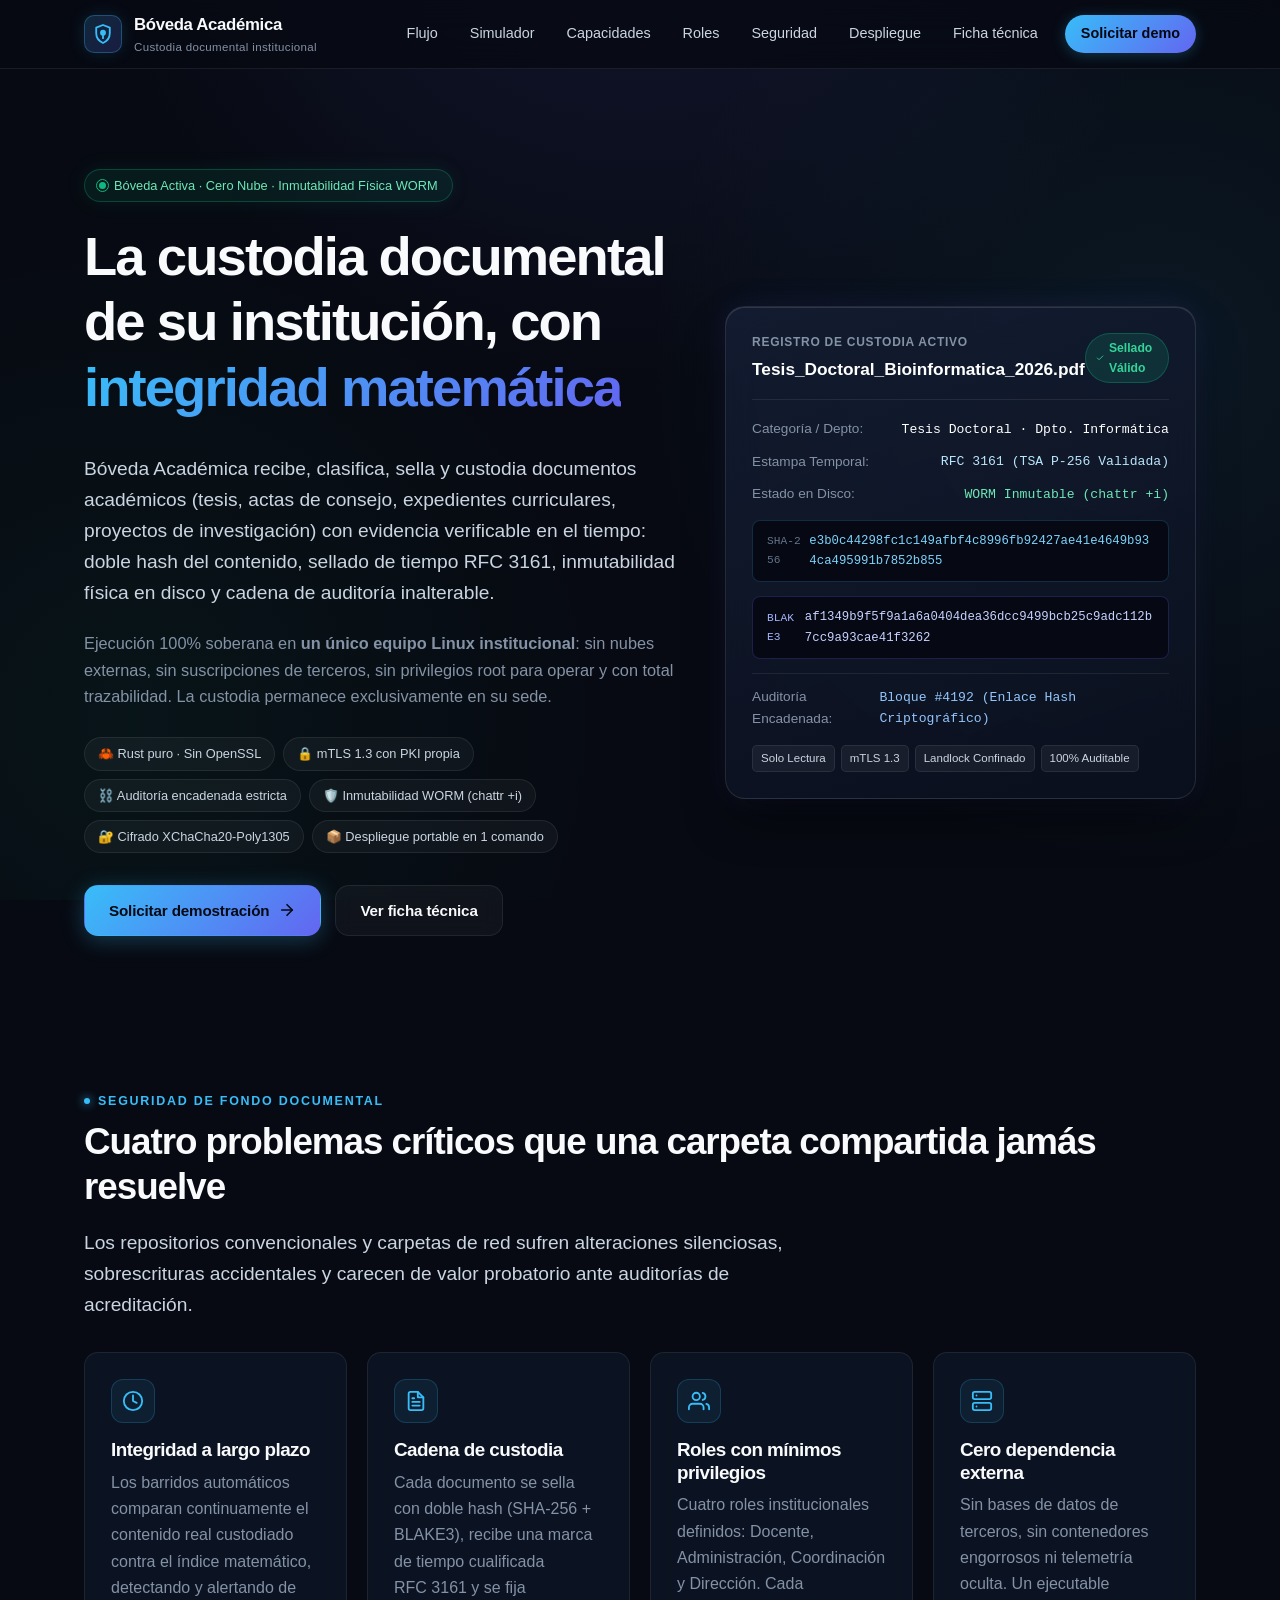
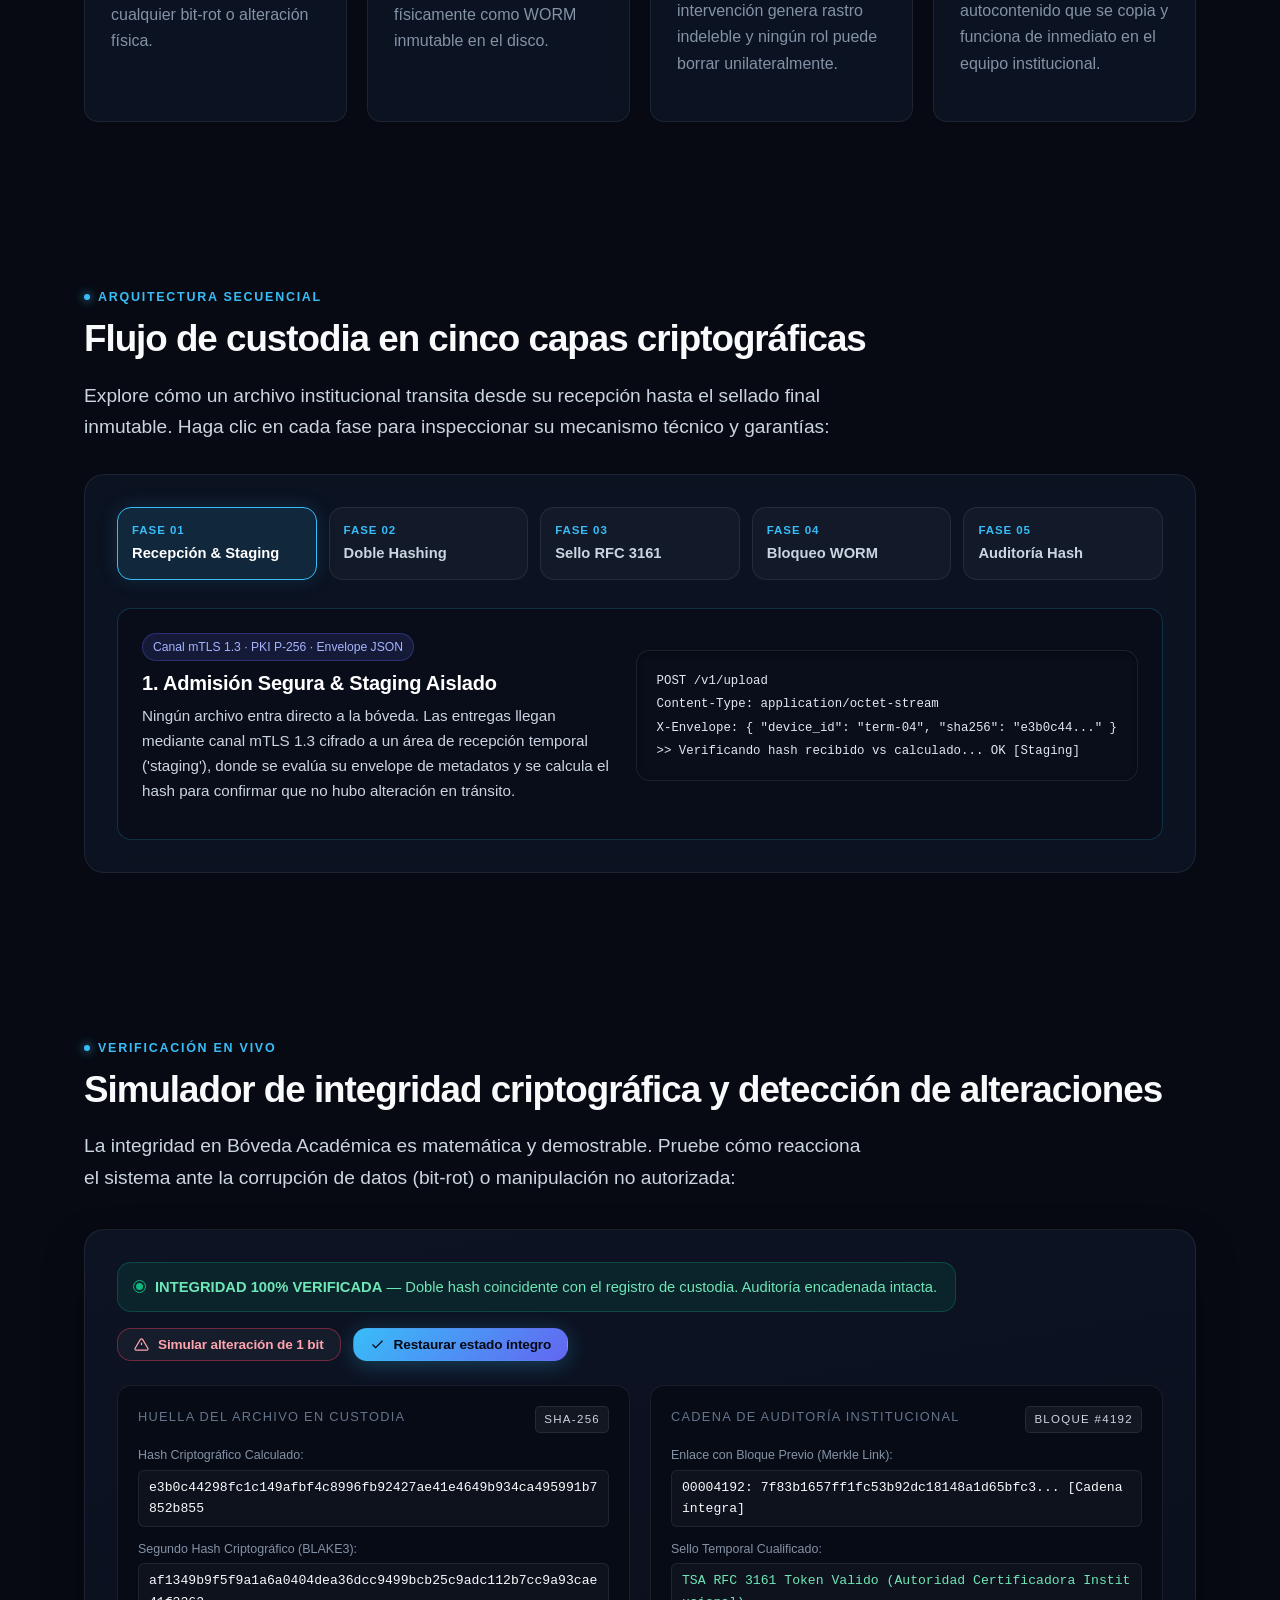
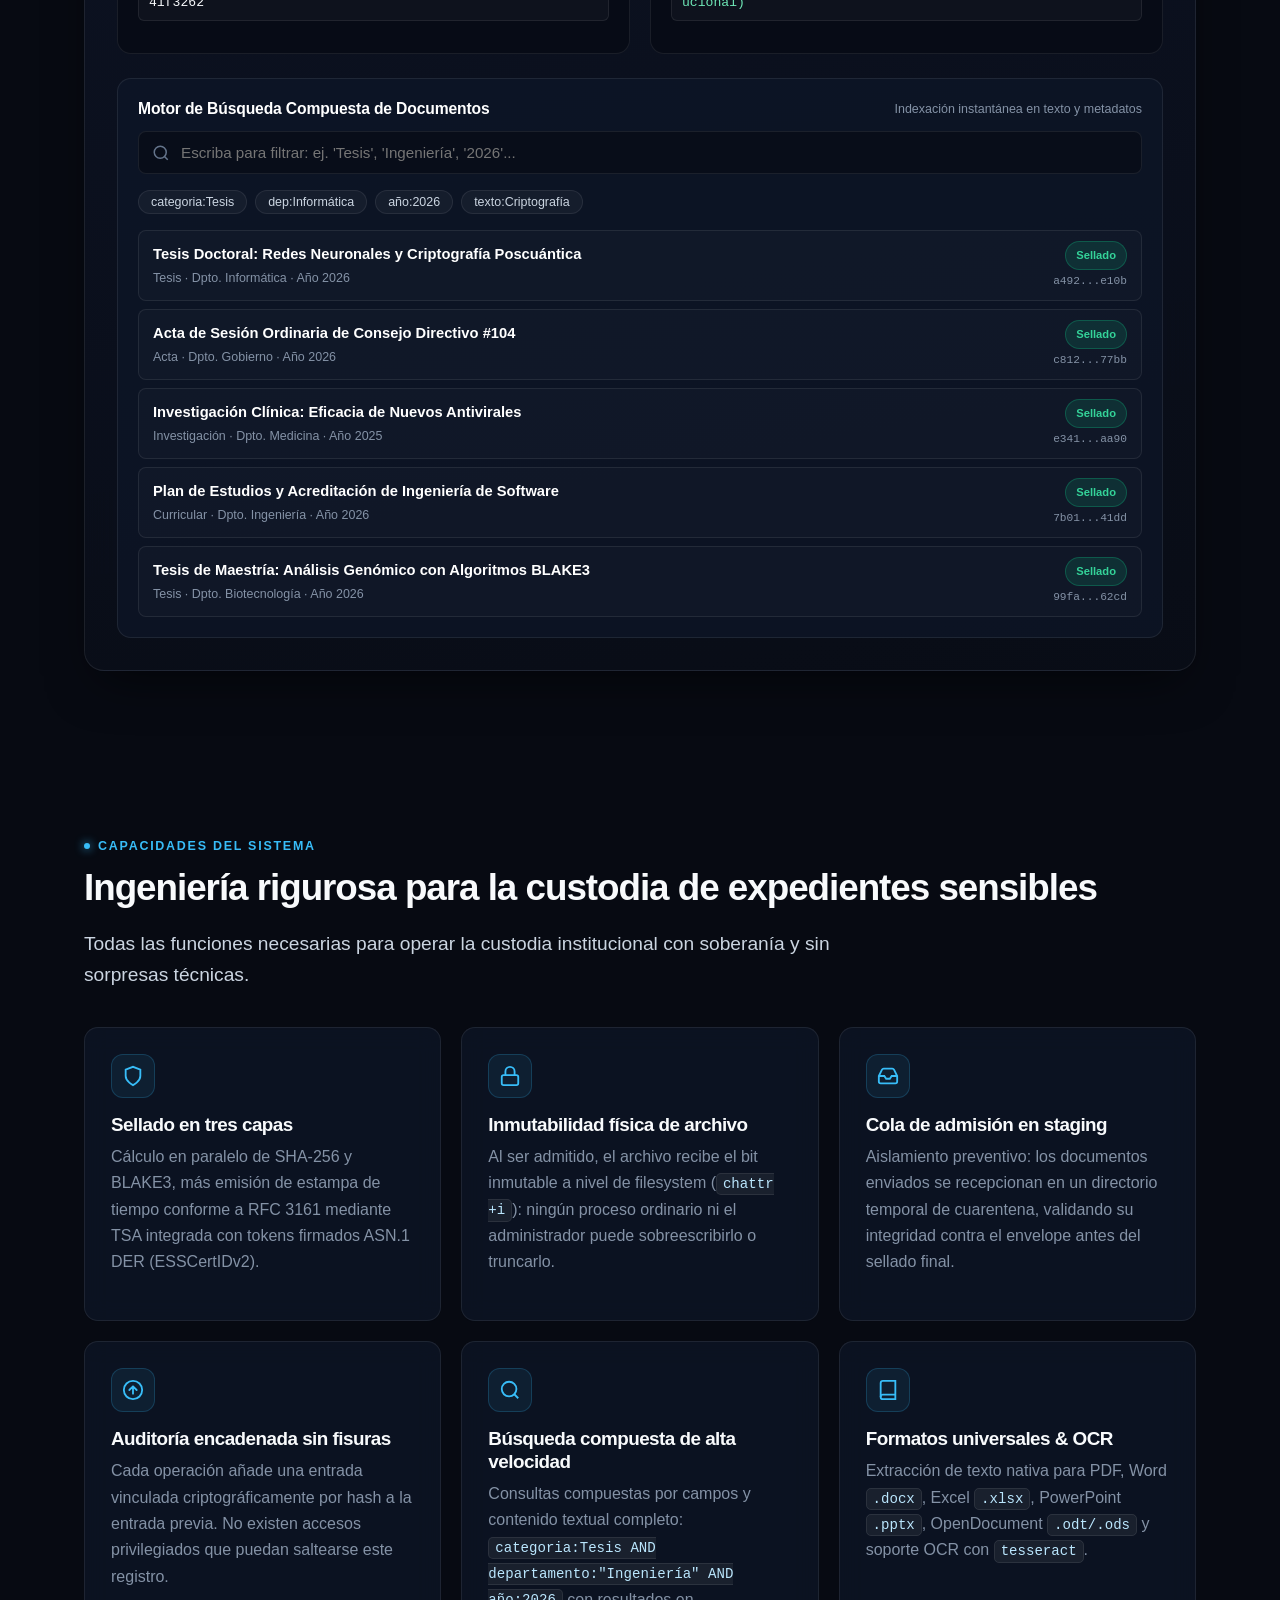
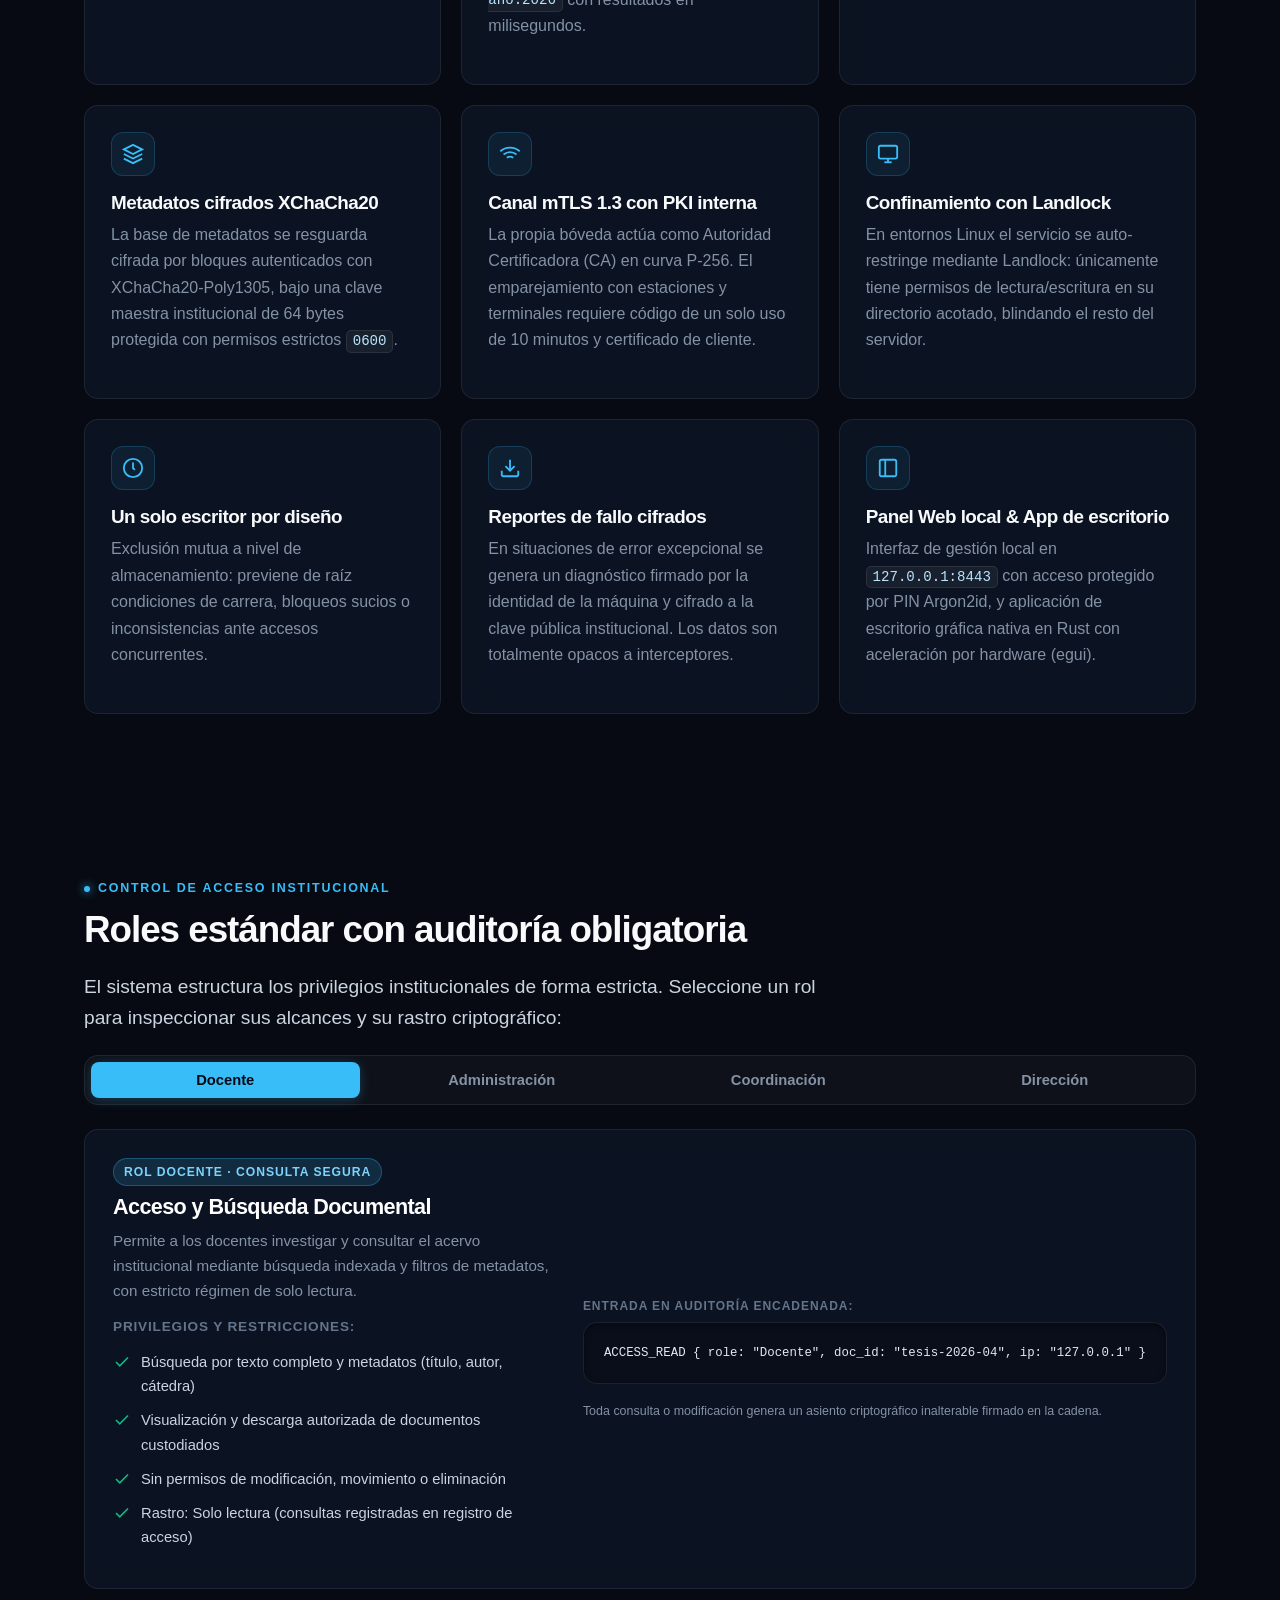
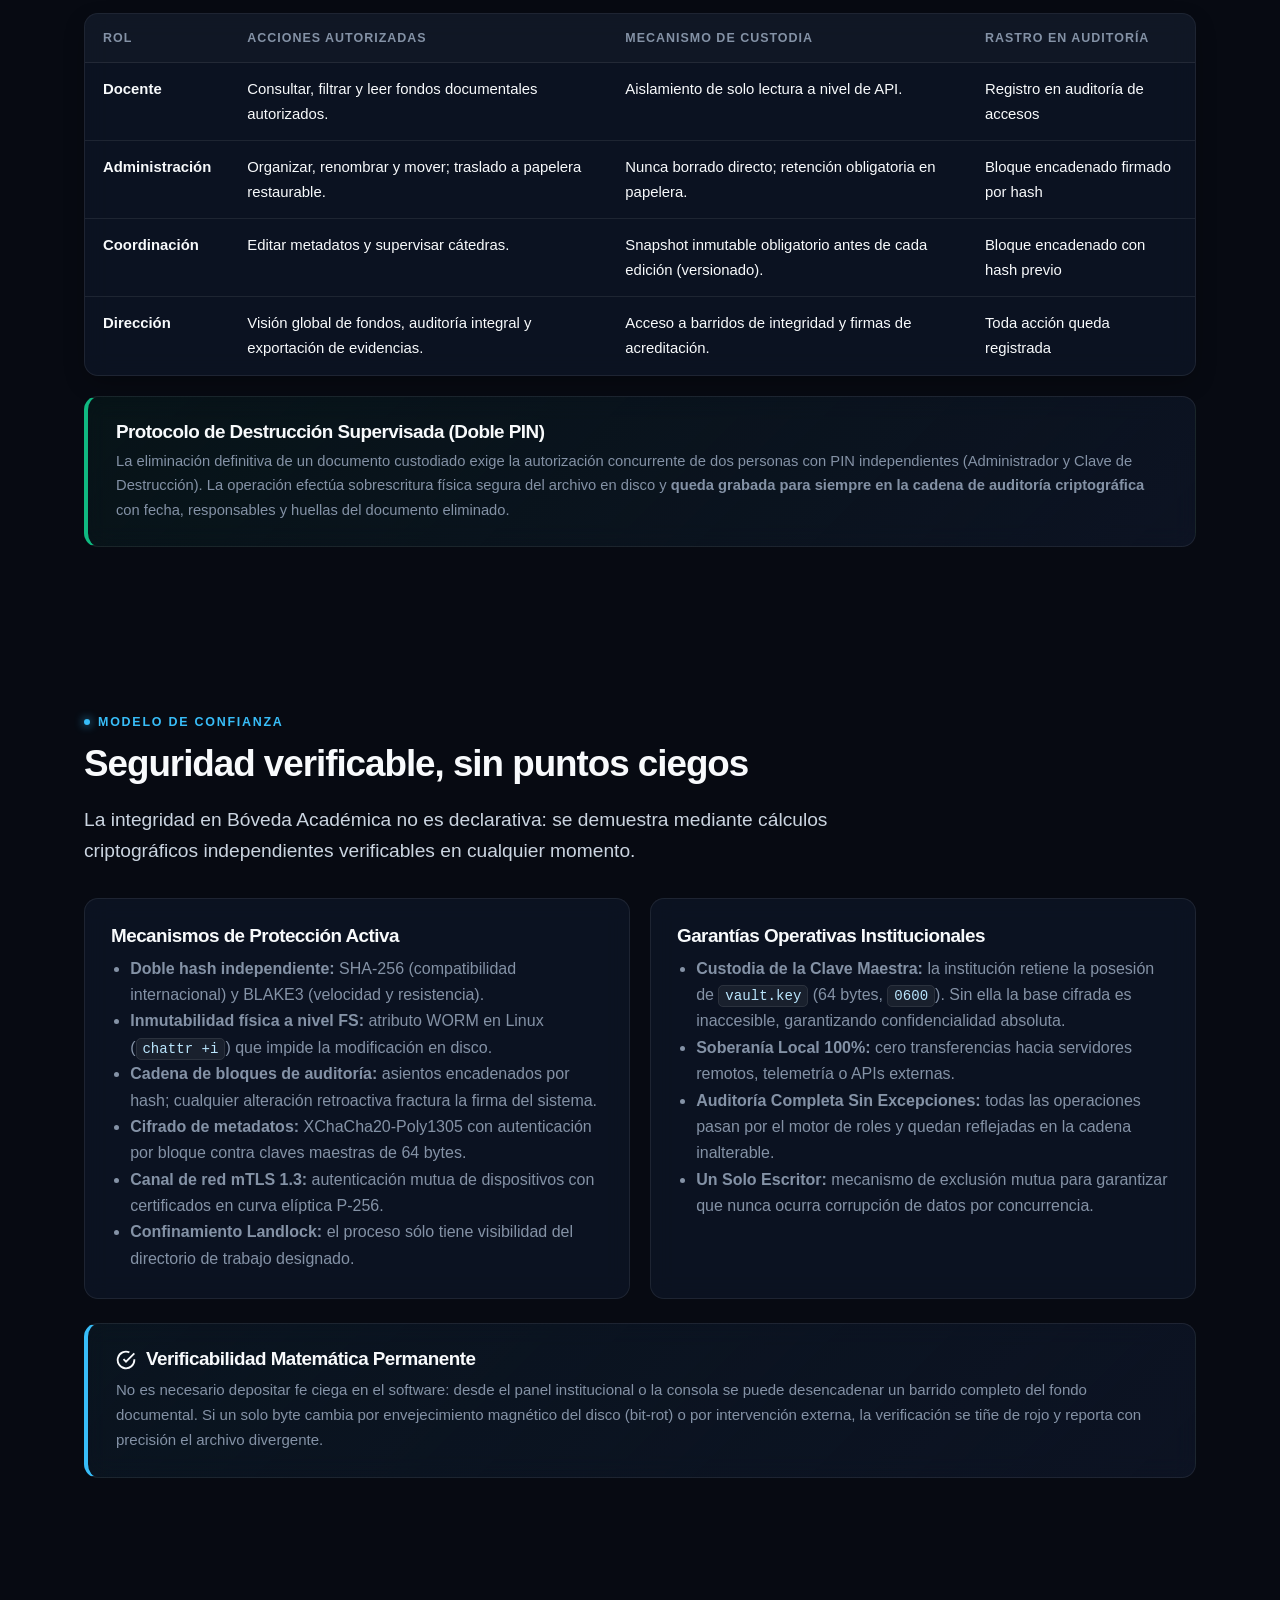
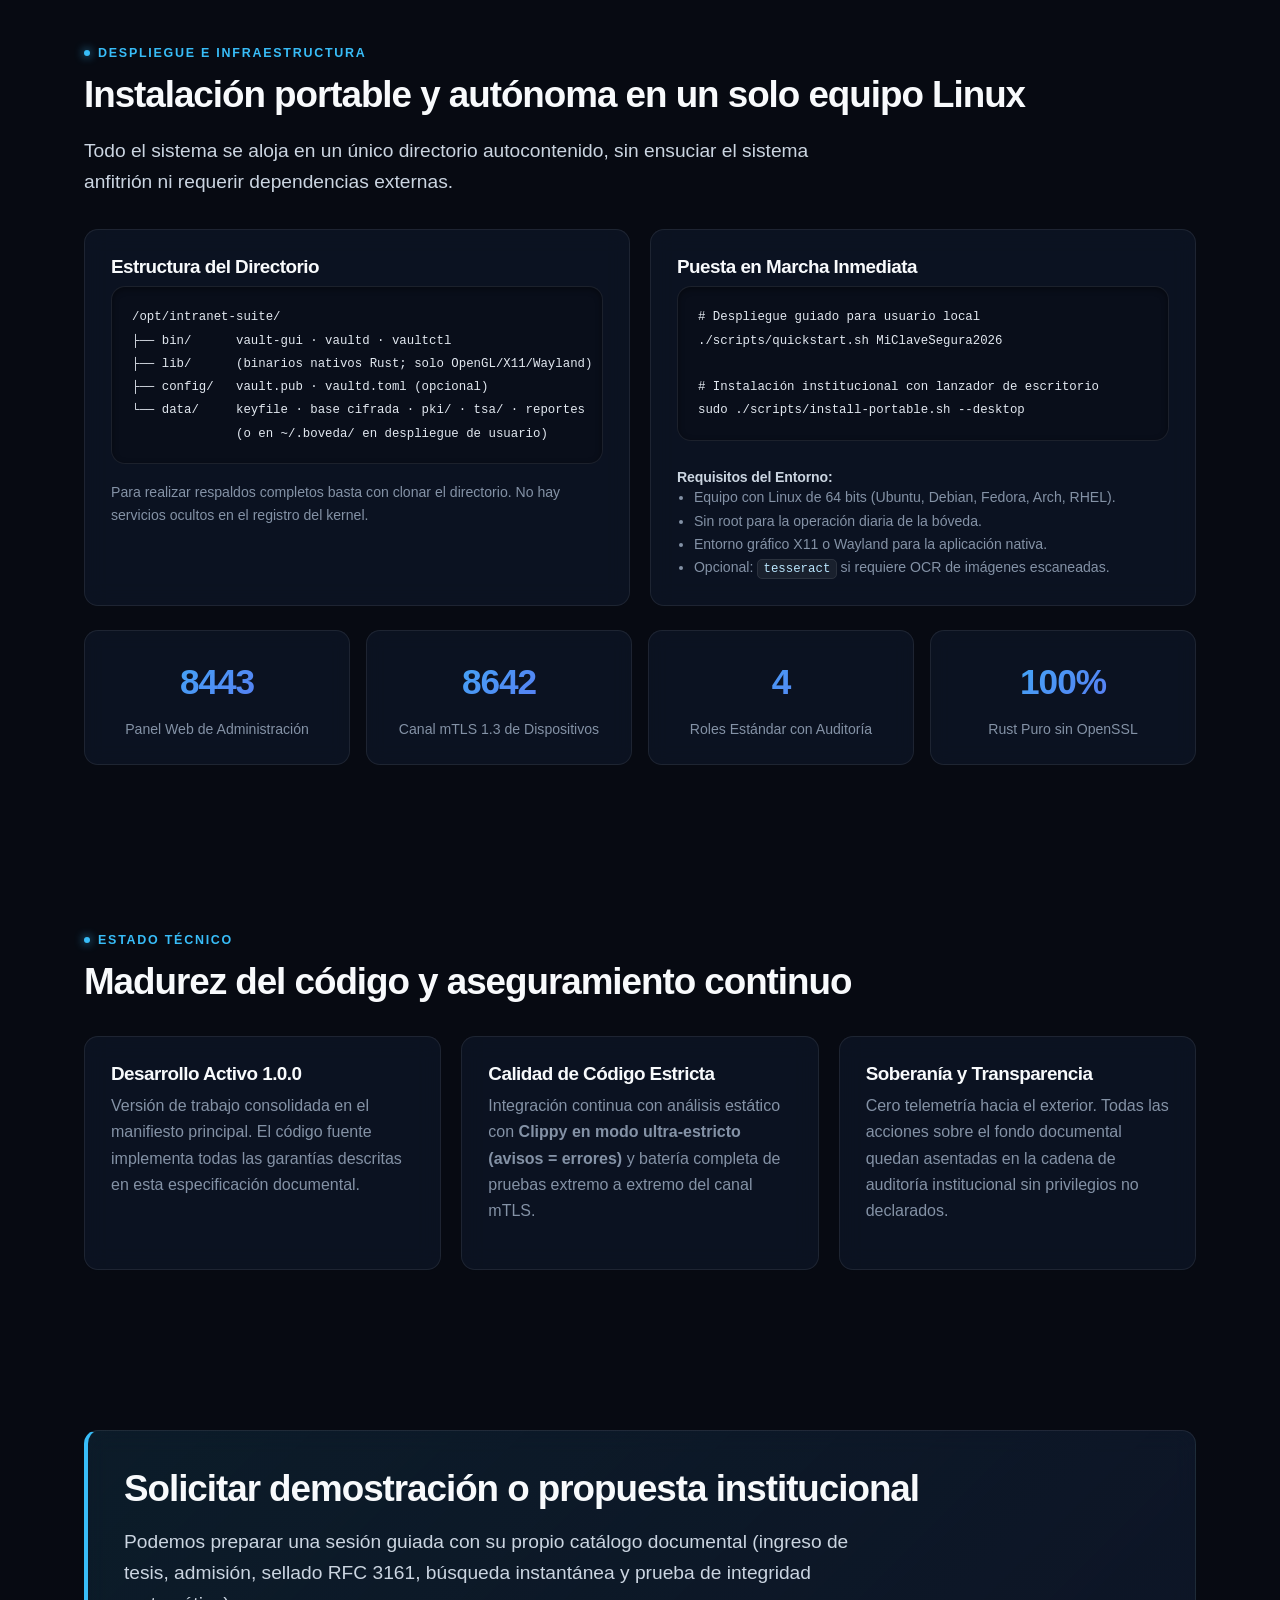
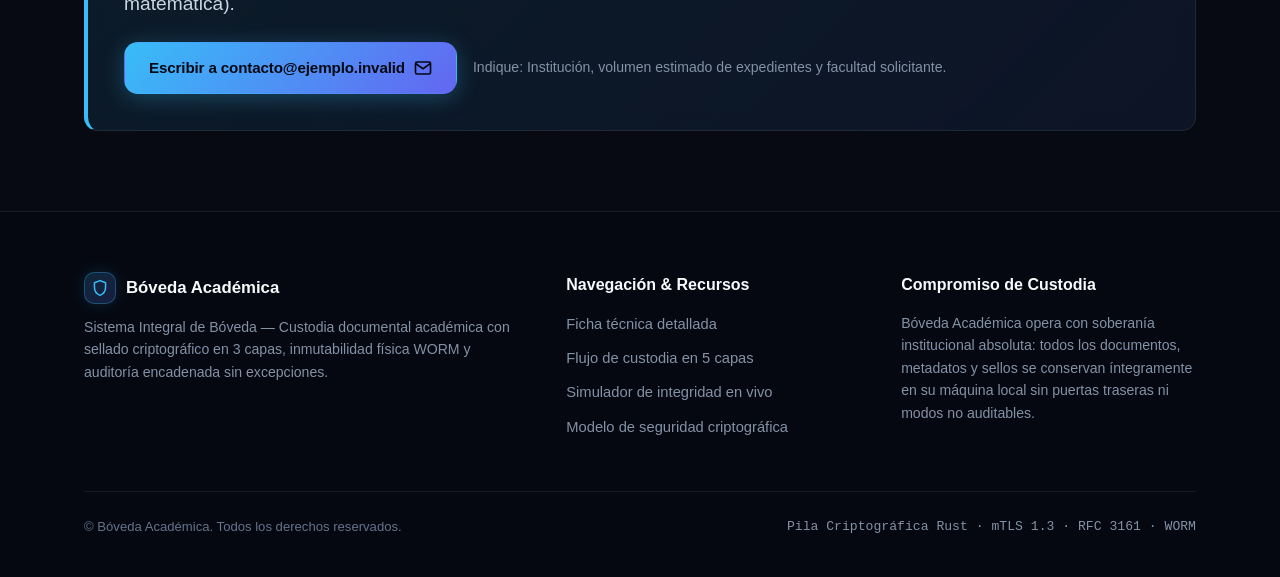
<file: docs/index.html>
<!DOCTYPE html>
<html lang="es">
<head>
<meta charset="utf-8">
<meta name="viewport" content="width=device-width, initial-scale=1">
<title>Bóveda Académica — Custodia Documental Institucional con Sellado Criptográfico</title>
<meta name="description" content="Sistema integral de bóveda documental académica: sellado SHA-256 + BLAKE3 + RFC 3161, inmutabilidad física WORM, auditoría encadenada y canal mTLS. Se ejecuta en un solo equipo Linux, sin servidores externos.">
<link rel="icon" href="data:image/svg+xml,<svg xmlns='http://www.w3.org/2000/svg' viewBox='0 0 24 24' fill='%2338bdf8'><path d='M12 2.2 4.6 5.1v6.2c0 4.6 3 8.6 7.4 10.5 4.4-1.9 7.4-5.9 7.4-10.5V5.1L12 2.2Z'/></svg>">
<link rel="stylesheet" href="estilos.css">
<script defer src="interactivo.js"></script>
</head>
<body>

<!-- ===================== ENCABEZADO / NAVEGACIÓN ===================== -->
<header class="top">
  <div class="wrap">
    <a class="brand" href="index.html" aria-label="Bóveda Académica Inicio">
      <div class="brand-icon-wrap">
        <svg width="22" height="22" viewBox="0 0 24 24" fill="none" stroke="#38bdf8" stroke-width="2" stroke-linecap="round" stroke-linejoin="round" aria-hidden="true">
          <path d="M12 2.2 4.6 5.1v6.2c0 4.6 3 8.6 7.4 10.5 4.4-1.9 7.4-5.9 7.4-10.5V5.1L12 2.2Z"/>
          <circle cx="12" cy="10.5" r="2.2" fill="#38bdf8"/>
          <path d="M12 12.7v3.8"/>
        </svg>
      </div>
      <div class="brand-title">
        <span>Bóveda Académica</span>
        <span class="brand-sub">Custodia documental institucional</span>
      </div>
    </a>

    <button class="mobile-toggle" aria-label="Abrir menú de navegación" aria-expanded="false">
      <svg width="24" height="24" viewBox="0 0 24 24" fill="none" stroke="currentColor" stroke-width="2" stroke-linecap="round" stroke-linejoin="round">
        <line x1="3" y1="12" x2="21" y2="12"></line>
        <line x1="3" y1="6" x2="21" y2="6"></line>
        <line x1="3" y1="18" x2="21" y2="18"></line>
      </svg>
    </button>

    <nav class="nav" aria-label="Navegación principal">
      <a href="#flujo">Flujo</a>
      <a href="#simulador">Simulador</a>
      <a href="#capacidades">Capacidades</a>
      <a href="#roles">Roles</a>
      <a href="#seguridad">Seguridad</a>
      <a href="#despliegue">Despliegue</a>
      <a href="ficha-tecnica.html">Ficha técnica</a>
      <a class="nav-cta" href="#contacto">Solicitar demo</a>
    </nav>
  </div>
</header>

<!-- ===================== HERO SECTION ===================== -->
<section class="hero">
  <div class="wrap hero-grid">
    <div class="hero-content">
      <div class="status-badge">
        <span class="pulse-dot"></span>
        <span>Bóveda Activa · Cero Nube · Inmutabilidad Física WORM</span>
      </div>
      
      <h1>La custodia documental de su institución, con <span class="text-gradient">integridad matemática</span></h1>
      
      <p class="lead">
        Bóveda Académica recibe, clasifica, sella y custodia documentos académicos (tesis, actas de consejo, expedientes curriculares, proyectos de investigación) con evidencia verificable en el tiempo: doble hash del contenido, sellado de tiempo RFC&nbsp;3161, inmutabilidad física en disco y cadena de auditoría inalterable.
      </p>

      <p class="lead" style="font-size:1.02rem;color:var(--text-muted);">
        Ejecución 100% soberana en <strong>un único equipo Linux institucional</strong>: sin nubes externas, sin suscripciones de terceros, sin privilegios root para operar y con total trazabilidad. La custodia permanece exclusivamente en su sede.
      </p>

      <ul class="badges-row">
        <li class="badge">🦀 Rust puro · Sin OpenSSL</li>
        <li class="badge">🔒 mTLS 1.3 con PKI propia</li>
        <li class="badge">⛓️ Auditoría encadenada estricta</li>
        <li class="badge">🛡️ Inmutabilidad WORM (chattr +i)</li>
        <li class="badge">🔐 Cifrado XChaCha20-Poly1305</li>
        <li class="badge">📦 Despliegue portable en 1 comando</li>
      </ul>

      <div class="actions">
        <a class="btn btn-primary" href="#contacto">
          <span>Solicitar demostración</span>
          <svg width="18" height="18" viewBox="0 0 24 24" fill="none" stroke="currentColor" stroke-width="2.2" stroke-linecap="round" stroke-linejoin="round">
            <line x1="5" y1="12" x2="19" y2="12"></line>
            <polyline points="12 5 19 12 12 19"></polyline>
          </svg>
        </a>
        <a class="btn btn-ghost" href="ficha-tecnica.html">
          <span>Ver ficha técnica</span>
        </a>
      </div>
    </div>

    <!-- Hero Visual Preview: Certificado Interactivo -->
    <div class="hero-visual">
      <div class="security-card-preview">
        <div class="card-header-status">
          <div>
            <div style="font-size:0.75rem;text-transform:uppercase;color:var(--text-muted);font-weight:600;letter-spacing:0.06em;">Registro de Custodia Activo</div>
            <div style="font-size:1.08rem;font-weight:700;color:#fff;margin-top:2px;">Tesis_Doctoral_Bioinformatica_2026.pdf</div>
          </div>
          <span class="badge-verified">
            <svg width="14" height="14" viewBox="0 0 24 24" fill="none" stroke="currentColor" stroke-width="2.5" stroke-linecap="round" stroke-linejoin="round">
              <polyline points="20 6 9 17 4 12"></polyline>
            </svg>
            Sellado Válido
          </span>
        </div>

        <div class="cert-meta-item">
          <span class="cert-meta-label">Categoría / Depto:</span>
          <span class="cert-meta-val" style="color:#fff;">Tesis Doctoral · Dpto. Informática</span>
        </div>
        <div class="cert-meta-item">
          <span class="cert-meta-label">Estampa Temporal:</span>
          <span class="cert-meta-val">RFC 3161 (TSA P-256 Validada)</span>
        </div>
        <div class="cert-meta-item">
          <span class="cert-meta-label">Estado en Disco:</span>
          <span class="cert-meta-val" style="color:#6ee7b7;">WORM Inmutable (chattr +i)</span>
        </div>

        <div class="hash-pill">
          <span class="lbl">SHA-256</span>
          <span>e3b0c44298fc1c149afbf4c8996fb92427ae41e4649b934ca495991b7852b855</span>
        </div>

        <div class="hash-pill" style="border-color:rgba(99, 102, 241, 0.25);">
          <span class="lbl" style="color:#a5b4fc;">BLAKE3</span>
          <span style="color:#c7d2fe;">af1349b9f5f9a1a6a0404dea36dcc9499bcb25c9adc112b7cc9a93cae41f3262</span>
        </div>

        <div class="cert-meta-item" style="margin-top:14px;border-top:1px solid var(--border);padding-top:12px;">
          <span class="cert-meta-label">Auditoría Encadenada:</span>
          <span class="cert-meta-val" style="color:#93c5fd;">Bloque #4192 (Enlace Hash Criptográfico)</span>
        </div>

        <div class="card-tags">
          <span class="mini-tag">Solo Lectura</span>
          <span class="mini-tag">mTLS 1.3</span>
          <span class="mini-tag">Landlock Confinado</span>
          <span class="mini-tag">100% Auditable</span>
        </div>
      </div>
    </div>
  </div>
</section>

<!-- ===================== PROBLEMA & VALOR ===================== -->
<section id="problema" class="reveal-on-scroll">
  <div class="wrap">
    <p class="eyebrow">Seguridad de fondo documental</p>
    <h2>Cuatro problemas críticos que una carpeta compartida jamás resuelve</h2>
    <p class="lead" style="max-width:70ch;">
      Los repositorios convencionales y carpetas de red sufren alteraciones silenciosas, sobrescrituras accidentales y carecen de valor probatorio ante auditorías de acreditación.
    </p>

    <div class="grid grid-4" style="margin-top:32px;">
      <article class="card">
        <div class="card-icon">
          <svg width="22" height="22" viewBox="0 0 24 24" fill="none" stroke="currentColor" stroke-width="2" stroke-linecap="round" stroke-linejoin="round">
            <circle cx="12" cy="12" r="10"></circle>
            <polyline points="12 6 12 12 16 14"></polyline>
          </svg>
        </div>
        <h3>Integridad a largo plazo</h3>
        <p class="mut">Los barridos automáticos comparan continuamente el contenido real custodiado contra el índice matemático, detectando y alertando de cualquier bit-rot o alteración física.</p>
      </article>

      <article class="card">
        <div class="card-icon">
          <svg width="22" height="22" viewBox="0 0 24 24" fill="none" stroke="currentColor" stroke-width="2" stroke-linecap="round" stroke-linejoin="round">
            <path d="M14 2H6a2 2 0 0 0-2 2v16a2 2 0 0 0 2 2h12a2 2 0 0 0 2-2V8z"></path>
            <polyline points="14 2 14 8 20 8"></polyline>
            <line x1="16" y1="13" x2="8" y2="13"></line>
            <line x1="16" y1="17" x2="8" y2="17"></line>
            <polyline points="10 9 9 9 8 9"></polyline>
          </svg>
        </div>
        <h3>Cadena de custodia</h3>
        <p class="mut">Cada documento se sella con doble hash (SHA-256 + BLAKE3), recibe una marca de tiempo cualificada RFC&nbsp;3161 y se fija físicamente como WORM inmutable en el disco.</p>
      </article>

      <article class="card">
        <div class="card-icon">
          <svg width="22" height="22" viewBox="0 0 24 24" fill="none" stroke="currentColor" stroke-width="2" stroke-linecap="round" stroke-linejoin="round">
            <path d="M17 21v-2a4 4 0 0 0-4-4H5a4 4 0 0 0-4 4v2"></path>
            <circle cx="9" cy="7" r="4"></circle>
            <path d="M23 21v-2a4 4 0 0 0-3-3.87"></path>
            <path d="M16 3.13a4 4 0 0 1 0 7.75"></path>
          </svg>
        </div>
        <h3>Roles con mínimos privilegios</h3>
        <p class="mut">Cuatro roles institucionales definidos: Docente, Administración, Coordinación y Dirección. Cada intervención genera rastro indeleble y ningún rol puede borrar unilateralmente.</p>
      </article>

      <article class="card">
        <div class="card-icon">
          <svg width="22" height="22" viewBox="0 0 24 24" fill="none" stroke="currentColor" stroke-width="2" stroke-linecap="round" stroke-linejoin="round">
            <rect x="2" y="2" width="20" height="8" rx="2" ry="2"></rect>
            <rect x="2" y="14" width="20" height="8" rx="2" ry="2"></rect>
            <line x1="6" y1="6" x2="6.01" y2="6"></line>
            <line x1="6" y1="18" x2="6.01" y2="18"></line>
          </svg>
        </div>
        <h3>Cero dependencia externa</h3>
        <p class="mut">Sin bases de datos de terceros, sin contenedores engorrosos ni telemetría oculta. Un ejecutable autocontenido que se copia y funciona de inmediato en el equipo institucional.</p>
      </article>
    </div>
  </div>
</section>

<!-- ===================== FLUJO INTERACTIVO DE CUSTODIA ===================== -->
<section id="flujo" class="reveal-on-scroll">
  <div class="wrap">
    <p class="eyebrow">Arquitectura secuencial</p>
    <h2>Flujo de custodia en cinco capas criptográficas</h2>
    <p class="lead" style="max-width:72ch;">
      Explore cómo un archivo institucional transita desde su recepción hasta el sellado final inmutable. Haga clic en cada fase para inspeccionar su mecanismo técnico y garantías:
    </p>

    <div class="pipeline-container">
      <div class="pipeline-steps">
        <button class="pipeline-step-btn active" data-step="1">
          <span class="step-num">Fase 01</span>
          <span class="step-name">Recepción &amp; Staging</span>
        </button>
        <button class="pipeline-step-btn" data-step="2">
          <span class="step-num">Fase 02</span>
          <span class="step-name">Doble Hashing</span>
        </button>
        <button class="pipeline-step-btn" data-step="3">
          <span class="step-num">Fase 03</span>
          <span class="step-name">Sello RFC 3161</span>
        </button>
        <button class="pipeline-step-btn" data-step="4">
          <span class="step-num">Fase 04</span>
          <span class="step-name">Bloqueo WORM</span>
        </button>
        <button class="pipeline-step-btn" data-step="5">
          <span class="step-num">Fase 05</span>
          <span class="step-name">Auditoría Hash</span>
        </button>
      </div>

      <div class="pipeline-detail-box">
        <div class="pipeline-detail-content">
          <span id="pipeline-detail-tech" class="pipeline-tech-tag">Canal mTLS 1.3 · PKI P-256 · Envelope JSON</span>
          <h4 id="pipeline-detail-title" style="margin-top:10px;">1. Admisión Segura &amp; Staging Aislado</h4>
          <p id="pipeline-detail-desc">
            Ningún archivo entra directo a la bóveda. Las entregas llegan mediante canal mTLS 1.3 cifrado a un área de recepción temporal ('staging'), donde se evalúa su envelope de metadatos y se calcula el hash para confirmar que no hubo alteración en tránsito.
          </p>
        </div>
        <div class="code-box">
          <pre><code id="pipeline-detail-code">POST /v1/upload
Content-Type: application/octet-stream
X-Envelope: { "device_id": "term-04", "sha256": "e3b0c44..." }
>> Verificando hash recibido vs calculado... OK [Staging]</code></pre>
        </div>
      </div>
    </div>
  </div>
</section>

<!-- ===================== SIMULADOR INTERACTIVO ===================== -->
<section id="simulador" class="reveal-on-scroll">
  <div class="wrap">
    <p class="eyebrow">Verificación en vivo</p>
    <h2>Simulador de integridad criptográfica y detección de alteraciones</h2>
    <p class="lead" style="max-width:74ch;">
      La integridad en Bóveda Académica es matemática y demostrable. Pruebe cómo reacciona el sistema ante la corrupción de datos (bit-rot) o manipulación no autorizada:
    </p>

    <div class="simulator-box">
      <div class="sim-header">
        <div id="sim-status" class="sim-status-banner">
          <span class="pulse-dot"></span>
          <span id="sim-status-text"><strong>INTEGRIDAD 100% VERIFICADA</strong> — Doble hash coincidente con el registro de custodia. Auditoría encadenada intacta.</span>
        </div>
        <div class="sim-actions">
          <button id="sim-btn-tamper" class="btn btn-ghost" style="padding:8px 16px;font-size:0.85rem;border-color:rgba(244,63,94,0.4);color:#fda4af;">
            <svg width="15" height="15" viewBox="0 0 24 24" fill="none" stroke="currentColor" stroke-width="2"><path d="M10.29 3.86L1.82 18a2 2 0 0 0 1.71 3h16.94a2 2 0 0 0 1.71-3L13.71 3.86a2 2 0 0 0-3.42 0z"></path><line x1="12" y1="9" x2="12" y2="13"></line><line x1="12" y1="17" x2="12.01" y2="17"></line></svg>
            Simular alteración de 1 bit
          </button>
          <button id="sim-btn-restore" class="btn btn-primary" style="padding:8px 16px;font-size:0.85rem;">
            <svg width="15" height="15" viewBox="0 0 24 24" fill="none" stroke="currentColor" stroke-width="2"><path d="M20 6L9 17l-5-5"></path></svg>
            Restaurar estado íntegro
          </button>
        </div>
      </div>

      <div class="sim-grid">
        <div class="sim-pane">
          <div class="sim-pane-title">
            <span>Huella del Archivo en Custodia</span>
            <span class="mini-tag">SHA-256</span>
          </div>
          <div class="sim-row">
            <span class="sim-label">Hash Criptográfico Calculado:</span>
            <span id="sim-val-sha" class="sim-val">e3b0c44298fc1c149afbf4c8996fb92427ae41e4649b934ca495991b7852b855</span>
          </div>
          <div class="sim-row">
            <span class="sim-label">Segundo Hash Criptográfico (BLAKE3):</span>
            <span id="sim-val-blake" class="sim-val">af1349b9f5f9a1a6a0404dea36dcc9499bcb25c9adc112b7cc9a93cae41f3262</span>
          </div>
        </div>

        <div class="sim-pane">
          <div class="sim-pane-title">
            <span>Cadena de Auditoría Institucional</span>
            <span class="mini-tag">Bloque #4192</span>
          </div>
          <div class="sim-row">
            <span class="sim-label">Enlace con Bloque Previo (Merkle Link):</span>
            <span id="sim-val-chain" class="sim-val">00004192: 7f83b1657ff1fc53b92dc18148a1d65bfc3... [Cadena íntegra]</span>
          </div>
          <div class="sim-row">
            <span class="sim-label">Sello Temporal Cualificado:</span>
            <span class="sim-val" style="color:#6ee7b7;">TSA RFC 3161 Token Valido (Autoridad Certificadora Institucional)</span>
          </div>
        </div>
      </div>

      <!-- Simulador de Búsqueda Rápida Integrado -->
      <div class="search-demo-box">
        <div style="display:flex;justify-content:space-between;align-items:center;margin-bottom:12px;">
          <h4 style="margin:0;font-size:0.98rem;color:#fff;">Motor de Búsqueda Compuesta de Documentos</h4>
          <span class="mut" style="font-size:0.78rem;">Indexación instantánea en texto y metadatos</span>
        </div>
        <div class="search-input-wrap">
          <svg class="search-icon-pos" width="18" height="18" viewBox="0 0 24 24" fill="none" stroke="currentColor" stroke-width="2">
            <circle cx="11" cy="11" r="8"></circle>
            <line x1="21" y1="21" x2="16.65" y2="16.65"></line>
          </svg>
          <input type="text" id="search-demo-input" class="search-input" placeholder="Escriba para filtrar: ej. 'Tesis', 'Ingeniería', '2026'...">
        </div>
        <div class="search-pills">
          <button class="search-pill-btn" data-query="categoria:Tesis">categoria:Tesis</button>
          <button class="search-pill-btn" data-query="departamento:Informática">dep:Informática</button>
          <button class="search-pill-btn" data-query="año:2026">año:2026</button>
          <button class="search-pill-btn" data-query="texto:Criptografía">texto:Criptografía</button>
        </div>
        <div id="search-results" class="search-results-list">
          <!-- Renderizado dinámicamente por interactivo.js -->
        </div>
      </div>
    </div>
  </div>
</section>

<!-- ===================== CAPACIDADES COMPLETAS ===================== -->
<section id="capacidades" class="reveal-on-scroll">
  <div class="wrap">
    <p class="eyebrow">Capacidades del sistema</p>
    <h2>Ingeniería rigurosa para la custodia de expedientes sensibles</h2>
    <p class="lead" style="max-width:70ch;">
      Todas las funciones necesarias para operar la custodia institucional con soberanía y sin sorpresas técnicas.
    </p>

    <div class="grid grid-3" style="margin-top:36px;">
      <article class="card">
        <div class="card-icon">
          <svg width="22" height="22" viewBox="0 0 24 24" fill="none" stroke="currentColor" stroke-width="2"><path d="M12 22s8-4 8-10V5l-8-3-8 3v7c0 6 8 10 8 10z"></path></svg>
        </div>
        <h3>Sellado en tres capas</h3>
        <p class="mut">Cálculo en paralelo de SHA-256 y BLAKE3, más emisión de estampa de tiempo conforme a RFC&nbsp;3161 mediante TSA integrada con tokens firmados ASN.1 DER (ESSCertIDv2).</p>
      </article>

      <article class="card">
        <div class="card-icon">
          <svg width="22" height="22" viewBox="0 0 24 24" fill="none" stroke="currentColor" stroke-width="2"><rect x="3" y="11" width="18" height="11" rx="2" ry="2"></rect><path d="M7 11V7a5 5 0 0 1 10 0v4"></path></svg>
        </div>
        <h3>Inmutabilidad física de archivo</h3>
        <p class="mut">Al ser admitido, el archivo recibe el bit inmutable a nivel de filesystem (<code>chattr +i</code>): ningún proceso ordinario ni el administrador puede sobreescribirlo o truncarlo.</p>
      </article>

      <article class="card">
        <div class="card-icon">
          <svg width="22" height="22" viewBox="0 0 24 24" fill="none" stroke="currentColor" stroke-width="2"><polyline points="22 12 16 12 14 15 10 15 8 12 2 12"></polyline><path d="M5.45 5.11L2 12v6a2 2 0 0 0 2 2h16a2 2 0 0 0 2-2v-6l-3.45-6.89A2 2 0 0 0 16.76 4H7.24a2 2 0 0 0-1.79 1.11z"></path></svg>
        </div>
        <h3>Cola de admisión en staging</h3>
        <p class="mut">Aislamiento preventivo: los documentos enviados se recepcionan en un directorio temporal de cuarentena, validando su integridad contra el envelope antes del sellado final.</p>
      </article>

      <article class="card">
        <div class="card-icon">
          <svg width="22" height="22" viewBox="0 0 24 24" fill="none" stroke="currentColor" stroke-width="2" stroke-linecap="round" stroke-linejoin="round"><circle cx="12" cy="12" r="10"></circle><path d="M16 12l-4-4-4 4M12 16V8"></path></svg>
        </div>
        <h3>Auditoría encadenada sin fisuras</h3>
        <p class="mut">Cada operación añade una entrada vinculada criptográficamente por hash a la entrada previa. No existen accesos privilegiados que puedan saltearse este registro.</p>
      </article>

      <article class="card">
        <div class="card-icon">
          <svg width="22" height="22" viewBox="0 0 24 24" fill="none" stroke="currentColor" stroke-width="2"><circle cx="11" cy="11" r="8"></circle><line x1="21" y1="21" x2="16.65" y2="16.65"></line></svg>
        </div>
        <h3>Búsqueda compuesta de alta velocidad</h3>
        <p class="mut">Consultas compuestas por campos y contenido textual completo: <code>categoria:Tesis AND departamento:"Ingeniería" AND año:2026</code> con resultados en milisegundos.</p>
      </article>

      <article class="card">
        <div class="card-icon">
          <svg width="22" height="22" viewBox="0 0 24 24" fill="none" stroke="currentColor" stroke-width="2"><path d="M4 19.5A2.5 2.5 0 0 1 6.5 17H20"></path><path d="M6.5 2H20v20H6.5A2.5 2.5 0 0 1 4 19.5v-15A2.5 2.5 0 0 1 6.5 2z"></path></svg>
        </div>
        <h3>Formatos universales &amp; OCR</h3>
        <p class="mut">Extracción de texto nativa para PDF, Word <code>.docx</code>, Excel <code>.xlsx</code>, PowerPoint <code>.pptx</code>, OpenDocument <code>.odt/.ods</code> y soporte OCR con <code>tesseract</code>.</p>
      </article>

      <article class="card">
        <div class="card-icon">
          <svg width="22" height="22" viewBox="0 0 24 24" fill="none" stroke="currentColor" stroke-width="2"><polygon points="12 2 2 7 12 12 22 7 12 2"></polygon><polyline points="2 17 12 22 22 17"></polyline><polyline points="2 12 12 17 22 12"></polyline></svg>
        </div>
        <h3>Metadatos cifrados XChaCha20</h3>
        <p class="mut">La base de metadatos se resguarda cifrada por bloques autenticados con XChaCha20-Poly1305, bajo una clave maestra institucional de 64 bytes protegida con permisos estrictos <code>0600</code>.</p>
      </article>

      <article class="card">
        <div class="card-icon">
          <svg width="22" height="22" viewBox="0 0 24 24" fill="none" stroke="currentColor" stroke-width="2"><path d="M5 12.55a11 11 0 0 1 14.08 0"></path><path d="M1.42 9a16 16 0 0 1 21.16 0"></path><path d="M8.53 16.11a6 6 0 0 1 6.95 0"></path><line x1="12" y1="20" x2="12.01" y2="20"></line></svg>
        </div>
        <h3>Canal mTLS 1.3 con PKI interna</h3>
        <p class="mut">La propia bóveda actúa como Autoridad Certificadora (CA) en curva P-256. El emparejamiento con estaciones y terminales requiere código de un solo uso de 10 minutos y certificado de cliente.</p>
      </article>

      <article class="card">
        <div class="card-icon">
          <svg width="22" height="22" viewBox="0 0 24 24" fill="none" stroke="currentColor" stroke-width="2"><rect x="2" y="3" width="20" height="14" rx="2" ry="2"></rect><line x1="8" y1="21" x2="16" y2="21"></line><line x1="12" y1="17" x2="12" y2="21"></line></svg>
        </div>
        <h3>Confinamiento con Landlock</h3>
        <p class="mut">En entornos Linux el servicio se auto-restringe mediante Landlock: únicamente tiene permisos de lectura/escritura en su directorio acotado, blindando el resto del servidor.</p>
      </article>

      <article class="card">
        <div class="card-icon">
          <svg width="22" height="22" viewBox="0 0 24 24" fill="none" stroke="currentColor" stroke-width="2"><circle cx="12" cy="12" r="10"></circle><polyline points="12 6 12 12 14 14"></polyline></svg>
        </div>
        <h3>Un solo escritor por diseño</h3>
        <p class="mut">Exclusión mutua a nivel de almacenamiento: previene de raíz condiciones de carrera, bloqueos sucios o inconsistencias ante accesos concurrentes.</p>
      </article>

      <article class="card">
        <div class="card-icon">
          <svg width="22" height="22" viewBox="0 0 24 24" fill="none" stroke="currentColor" stroke-width="2"><path d="M21 15v4a2 2 0 0 1-2 2H5a2 2 0 0 1-2-2v-4"></path><polyline points="7 10 12 15 17 10"></polyline><line x1="12" y1="15" x2="12" y2="3"></line></svg>
        </div>
        <h3>Reportes de fallo cifrados</h3>
        <p class="mut">En situaciones de error excepcional se genera un diagnóstico firmado por la identidad de la máquina y cifrado a la clave pública institucional. Los datos son totalmente opacos a interceptores.</p>
      </article>

      <article class="card">
        <div class="card-icon">
          <svg width="22" height="22" viewBox="0 0 24 24" fill="none" stroke="currentColor" stroke-width="2"><rect x="3" y="3" width="18" height="18" rx="2" ry="2"></rect><line x1="9" y1="3" x2="9" y2="21"></line></svg>
        </div>
        <h3>Panel Web local &amp; App de escritorio</h3>
        <p class="mut">Interfaz de gestión local en <code>127.0.0.1:8443</code> con acceso protegido por PIN Argon2id, y aplicación de escritorio gráfica nativa en Rust con aceleración por hardware (egui).</p>
      </article>
    </div>
  </div>
</section>

<!-- ===================== ROLES Y PERMISOS INSTITUCIONALES ===================== -->
<section id="roles" class="reveal-on-scroll">
  <div class="wrap">
    <p class="eyebrow">Control de acceso institucional</p>
    <h2>Roles estándar con auditoría obligatoria</h2>
    <p class="lead" style="max-width:72ch;">
      El sistema estructura los privilegios institucionales de forma estricta. Seleccione un rol para inspeccionar sus alcances y su rastro criptográfico:
    </p>

    <div class="roles-tabs" role="tablist">
      <button class="role-tab-btn active" data-role="docente" role="tab">Docente</button>
      <button class="role-tab-btn" data-role="administracion" role="tab">Administración</button>
      <button class="role-tab-btn" data-role="coordinacion" role="tab">Coordinación</button>
      <button class="role-tab-btn" data-role="direccion" role="tab">Dirección</button>
    </div>

    <div class="role-content-card">
      <div>
        <span id="role-badge" class="role-pill-badge" style="background:rgba(56,189,248,0.15);color:#7dd3fc;border:1px solid rgba(56,189,248,0.3);">Rol Docente · Consulta Segura</span>
        <h3 id="role-title" style="font-size:1.35rem;margin-bottom:8px;color:#fff;">Acceso y Búsqueda Documental</h3>
        <p id="role-desc" class="mut" style="font-size:0.95rem;margin-bottom:16px;">
          Permite a los docentes investigar y consultar el acervo institucional mediante búsqueda indexada y filtros de metadatos, con estricto régimen de solo lectura.
        </p>

        <h4 style="font-size:0.85rem;text-transform:uppercase;color:var(--text-dim);letter-spacing:0.06em;margin-bottom:8px;">Privilegios y Restricciones:</h4>
        <ul id="role-perm-list" class="perm-list">
          <li class="perm-item">
            <svg width="18" height="18" viewBox="0 0 24 24" fill="none" stroke="currentColor" stroke-width="2.2"><polyline points="20 6 9 17 4 12"></polyline></svg>
            <span>Búsqueda por texto completo y metadatos (título, autor, cátedra)</span>
          </li>
          <li class="perm-item">
            <svg width="18" height="18" viewBox="0 0 24 24" fill="none" stroke="currentColor" stroke-width="2.2"><polyline points="20 6 9 17 4 12"></polyline></svg>
            <span>Visualización y descarga autorizada de documentos custodiados</span>
          </li>
          <li class="perm-item">
            <svg width="18" height="18" viewBox="0 0 24 24" fill="none" stroke="currentColor" stroke-width="2.2"><polyline points="20 6 9 17 4 12"></polyline></svg>
            <span>Sin permisos de modificación, movimiento o eliminación</span>
          </li>
          <li class="perm-item">
            <svg width="18" height="18" viewBox="0 0 24 24" fill="none" stroke="currentColor" stroke-width="2.2"><polyline points="20 6 9 17 4 12"></polyline></svg>
            <span>Rastro: Solo lectura (consultas registradas en registro de acceso)</span>
          </li>
        </ul>
      </div>

      <div class="code-box">
        <div style="font-size:0.75rem;text-transform:uppercase;color:var(--text-dim);margin-bottom:6px;letter-spacing:0.08em;font-weight:600;">Entrada en Auditoría Encadenada:</div>
        <pre><code id="role-audit-trail">ACCESS_READ { role: "Docente", doc_id: "tesis-2026-04", ip: "127.0.0.1" }</code></pre>
        <p class="mut" style="font-size:0.78rem;margin:8px 0 0;">
          Toda consulta o modificación genera un asiento criptográfico inalterable firmado en la cadena.
        </p>
      </div>
    </div>

    <!-- Tabla Resumen de Roles -->
    <div class="scroll-wrap" style="margin-top:24px;">
      <table class="tbl">
        <thead>
          <tr>
            <th>Rol</th>
            <th>Acciones Autorizadas</th>
            <th>Mecanismo de Custodia</th>
            <th>Rastro en Auditoría</th>
          </tr>
        </thead>
        <tbody>
          <tr>
            <td><strong>Docente</strong></td>
            <td>Consultar, filtrar y leer fondos documentales autorizados.</td>
            <td>Aislamiento de solo lectura a nivel de API.</td>
            <td>Registro en auditoría de accesos</td>
          </tr>
          <tr>
            <td><strong>Administración</strong></td>
            <td>Organizar, renombrar y mover; traslado a papelera restaurable.</td>
            <td>Nunca borrado directo; retención obligatoria en papelera.</td>
            <td>Bloque encadenado firmado por hash</td>
          </tr>
          <tr>
            <td><strong>Coordinación</strong></td>
            <td>Editar metadatos y supervisar cátedras.</td>
            <td>Snapshot inmutable obligatorio antes de cada edición (versionado).</td>
            <td>Bloque encadenado con hash previo</td>
          </tr>
          <tr>
            <td><strong>Dirección</strong></td>
            <td>Visión global de fondos, auditoría integral y exportación de evidencias.</td>
            <td>Acceso a barridos de integridad y firmas de acreditación.</td>
            <td>Toda acción queda registrada</td>
          </tr>
        </tbody>
      </table>
    </div>

    <div class="callout ok" style="margin-top:20px;">
      <h3 style="margin-bottom:6px;">Protocolo de Destrucción Supervisada (Doble PIN)</h3>
      <p class="mut" style="margin:0;font-size:0.92rem;">
        La eliminación definitiva de un documento custodiado exige la autorización concurrente de dos personas con PIN independientes (Administrador y Clave de Destrucción). La operación efectúa sobrescritura física segura del archivo en disco y <strong>queda grabada para siempre en la cadena de auditoría criptográfica</strong> con fecha, responsables y huellas del documento eliminado.
      </p>
    </div>
  </div>
</section>

<!-- ===================== SEGURIDAD Y CONFIANZA ===================== -->
<section id="seguridad" class="reveal-on-scroll">
  <div class="wrap">
    <p class="eyebrow">Modelo de confianza</p>
    <h2>Seguridad verificable, sin puntos ciegos</h2>
    <p class="lead" style="max-width:72ch;">
      La integridad en Bóveda Académica no es declarativa: se demuestra mediante cálculos criptográficos independientes verificables en cualquier momento.
    </p>

    <div class="grid grid-2" style="margin-top:32px;">
      <div class="card">
        <h3>Mecanismos de Protección Activa</h3>
        <ul style="padding-left:1.2em;margin:0;" class="mut">
          <li><strong>Doble hash independiente:</strong> SHA-256 (compatibilidad internacional) y BLAKE3 (velocidad y resistencia).</li>
          <li><strong>Inmutabilidad física a nivel FS:</strong> atributo WORM en Linux (<code>chattr +i</code>) que impide la modificación en disco.</li>
          <li><strong>Cadena de bloques de auditoría:</strong> asientos encadenados por hash; cualquier alteración retroactiva fractura la firma del sistema.</li>
          <li><strong>Cifrado de metadatos:</strong> XChaCha20-Poly1305 con autenticación por bloque contra claves maestras de 64 bytes.</li>
          <li><strong>Canal de red mTLS 1.3:</strong> autenticación mutua de dispositivos con certificados en curva elíptica P-256.</li>
          <li><strong>Confinamiento Landlock:</strong> el proceso sólo tiene visibilidad del directorio de trabajo designado.</li>
        </ul>
      </div>

      <div class="card">
        <h3>Garantías Operativas Institucionales</h3>
        <ul style="padding-left:1.2em;margin:0;" class="mut">
          <li><strong>Custodia de la Clave Maestra:</strong> la institución retiene la posesión de <code>vault.key</code> (64 bytes, <code>0600</code>). Sin ella la base cifrada es inaccesible, garantizando confidencialidad absoluta.</li>
          <li><strong>Soberanía Local 100%:</strong> cero transferencias hacia servidores remotos, telemetría o APIs externas.</li>
          <li><strong>Auditoría Completa Sin Excepciones:</strong> todas las operaciones pasan por el motor de roles y quedan reflejadas en la cadena inalterable.</li>
          <li><strong>Un Solo Escritor:</strong> mecanismo de exclusión mutua para garantizar que nunca ocurra corrupción de datos por concurrencia.</li>
        </ul>
      </div>
    </div>

    <div class="callout" style="margin-top:24px;">
      <h3>
        <svg width="20" height="20" viewBox="0 0 24 24" fill="none" stroke="currentColor" stroke-width="2.2"><path d="M22 11.08V12a10 10 0 1 1-5.93-9.14"></path><polyline points="22 4 12 14.01 9 11.01"></polyline></svg>
        <span>Verificabilidad Matemática Permanente</span>
      </h3>
      <p class="mut" style="margin:0;font-size:0.94rem;">
        No es necesario depositar fe ciega en el software: desde el panel institucional o la consola se puede desencadenar un barrido completo del fondo documental. Si un solo byte cambia por envejecimiento magnético del disco (bit-rot) o por intervención externa, la verificación se tiñe de rojo y reporta con precisión el archivo divergente.
      </p>
    </div>
  </div>
</section>

<!-- ===================== DESPLIEGUE ===================== -->
<section id="despliegue" class="reveal-on-scroll">
  <div class="wrap">
    <p class="eyebrow">Despliegue e infraestructura</p>
    <h2>Instalación portable y autónoma en un solo equipo Linux</h2>
    <p class="lead" style="max-width:72ch;">
      Todo el sistema se aloja en un único directorio autocontenido, sin ensuciar el sistema anfitrión ni requerir dependencias externas.
    </p>

    <div class="grid grid-2" style="margin-top:32px;">
      <div class="card">
        <h3>Estructura del Directorio</h3>
        <div class="code-box">
          <button class="copy-btn" data-copy="/opt/intranet-suite/">Copiar ruta</button>
          <pre><code>/opt/intranet-suite/
├── bin/      vault-gui · vaultd · vaultctl
├── lib/      (binarios nativos Rust; solo OpenGL/X11/Wayland)
├── config/   vault.pub · vaultd.toml (opcional)
└── data/     keyfile · base cifrada · pki/ · tsa/ · reportes
              (o en ~/.boveda/ en despliegue de usuario)</code></pre>
        </div>
        <p class="mut" style="font-size:0.88rem;margin:0;">
          Para realizar respaldos completos basta con clonar el directorio. No hay servicios ocultos en el registro del kernel.
        </p>
      </div>

      <div class="card">
        <h3>Puesta en Marcha Inmediata</h3>
        <div class="code-box">
          <button class="copy-btn" data-copy="./scripts/quickstart.sh MiClaveSegura2026">Copiar comando</button>
          <pre><code># Despliegue guiado para usuario local
./scripts/quickstart.sh MiClaveSegura2026

# Instalación institucional con lanzador de escritorio
sudo ./scripts/install-portable.sh --desktop</code></pre>
        </div>
        <h4 style="margin-top:12px;font-size:0.88rem;color:var(--text-lead);">Requisitos del Entorno:</h4>
        <ul class="mut" style="font-size:0.88rem;padding-left:1.2em;margin:0;">
          <li>Equipo con Linux de 64 bits (Ubuntu, Debian, Fedora, Arch, RHEL).</li>
          <li>Sin root para la operación diaria de la bóveda.</li>
          <li>Entorno gráfico X11 o Wayland para la aplicación nativa.</li>
          <li>Opcional: <code>tesseract</code> si requiere OCR de imágenes escaneadas.</li>
        </ul>
      </div>
    </div>

    <div class="kpis-grid">
      <div class="kpi-card">
        <b>8443</b>
        <span>Panel Web de Administración</span>
      </div>
      <div class="kpi-card">
        <b>8642</b>
        <span>Canal mTLS 1.3 de Dispositivos</span>
      </div>
      <div class="kpi-card">
        <b>4</b>
        <span>Roles Estándar con Auditoría</span>
      </div>
      <div class="kpi-card">
        <b>100%</b>
        <span>Rust Puro sin OpenSSL</span>
      </div>
    </div>
  </div>
</section>

<!-- ===================== ESTADO Y MADUREZ ===================== -->
<section id="estado" class="reveal-on-scroll">
  <div class="wrap">
    <p class="eyebrow">Estado técnico</p>
    <h2>Madurez del código y aseguramiento continuo</h2>
    <div class="grid grid-3" style="margin-top:32px;">
      <article class="card">
        <h3>Desarrollo Activo 1.0.0</h3>
        <p class="mut">Versión de trabajo consolidada en el manifiesto principal. El código fuente implementa todas las garantías descritas en esta especificación documental.</p>
      </article>

      <article class="card">
        <h3>Calidad de Código Estricta</h3>
        <p class="mut">Integración continua con análisis estático con <strong>Clippy en modo ultra-estricto (avisos = errores)</strong> y batería completa de pruebas extremo a extremo del canal mTLS.</p>
      </article>

      <article class="card">
        <h3>Soberanía y Transparencia</h3>
        <p class="mut">Cero telemetría hacia el exterior. Todas las acciones sobre el fondo documental quedan asentadas en la cadena de auditoría institucional sin privilegios no declarados.</p>
      </article>
    </div>
  </div>
</section>

<!-- ===================== CONTACTO / PROPUESTA ===================== -->
<section id="contacto" class="reveal-on-scroll">
  <div class="wrap">
    <div class="callout" style="padding:36px;border-left:4px solid var(--accent);background:linear-gradient(135deg, rgba(56,189,248,0.1) 0%, rgba(15,23,42,0.85) 100%);">
      <h2 style="margin-bottom:0.4em;">Solicitar demostración o propuesta institucional</h2>
      <p class="lead" style="max-width:70ch;margin-bottom:1.2em;">
        Podemos preparar una sesión guiada con su propio catálogo documental (ingreso de tesis, admisión, sellado RFC&nbsp;3161, búsqueda instantánea y prueba de integridad matemática).
      </p>
      <div style="display:flex;gap:16px;flex-wrap:wrap;align-items:center;">
        <a class="btn btn-primary" href="mailto:contacto@ejemplo.invalid?subject=Solicitud%20de%20Demostraci%C3%B3n%20B%C3%B3veda%20Acad%C3%A9mica">
          <span>Escribir a contacto@ejemplo.invalid</span>
          <svg width="18" height="18" viewBox="0 0 24 24" fill="none" stroke="currentColor" stroke-width="2.2"><path d="M4 4h16c1.1 0 2 .9 2 2v12c0 1.1-.9 2-2 2H4c-1.1 0-2-.9-2-2V6c0-1.1.9-2 2-2z"></path><polyline points="22,6 12,13 2,6"></polyline></svg>
        </a>
        <span class="mut" style="font-size:0.88rem;">Indique: Institución, volumen estimado de expedientes y facultad solicitante.</span>
      </div>
    </div>
  </div>
</section>

<!-- ===================== PIE DE PÁGINA ===================== -->
<footer>
  <div class="wrap">
    <div class="footer-cols">
      <div>
        <div style="display:flex;align-items:center;gap:10px;margin-bottom:12px;">
          <div class="brand-icon-wrap" style="width:32px;height:32px;">
            <svg width="18" height="18" viewBox="0 0 24 24" fill="none" stroke="#38bdf8" stroke-width="2"><path d="M12 2.2 4.6 5.1v6.2c0 4.6 3 8.6 7.4 10.5 4.4-1.9 7.4-5.9 7.4-10.5V5.1L12 2.2Z"/></svg>
          </div>
          <strong style="margin:0;font-size:1.05rem;">Bóveda Académica</strong>
        </div>
        <p class="mut" style="font-size:0.88rem;line-height:1.6;">
          Sistema Integral de Bóveda — Custodia documental académica con sellado criptográfico en 3 capas, inmutabilidad física WORM y auditoría encadenada sin excepciones.
        </p>
      </div>

      <div>
        <strong>Navegación &amp; Recursos</strong>
        <ul class="footer-links">
          <li><a href="ficha-tecnica.html">Ficha técnica detallada</a></li>
          <li><a href="#flujo">Flujo de custodia en 5 capas</a></li>
          <li><a href="#simulador">Simulador de integridad en vivo</a></li>
          <li><a href="#seguridad">Modelo de seguridad criptográfica</a></li>
        </ul>
      </div>

      <div>
        <strong>Compromiso de Custodia</strong>
        <p class="mut" style="font-size:0.88rem;line-height:1.6;">
          Bóveda Académica opera con soberanía institucional absoluta: todos los documentos, metadatos y sellos se conservan íntegramente en su máquina local sin puertas traseras ni modos no auditables.
        </p>
      </div>
    </div>

    <div class="footer-bottom">
      <span>&copy; Bóveda Académica. Todos los derechos reservados.</span>
      <span style="font-family:ui-monospace,monospace;color:var(--text-muted);">Pila Criptográfica Rust · mTLS 1.3 · RFC 3161 · WORM</span>
    </div>
  </div>
</footer>

</body>
</html>
</file>
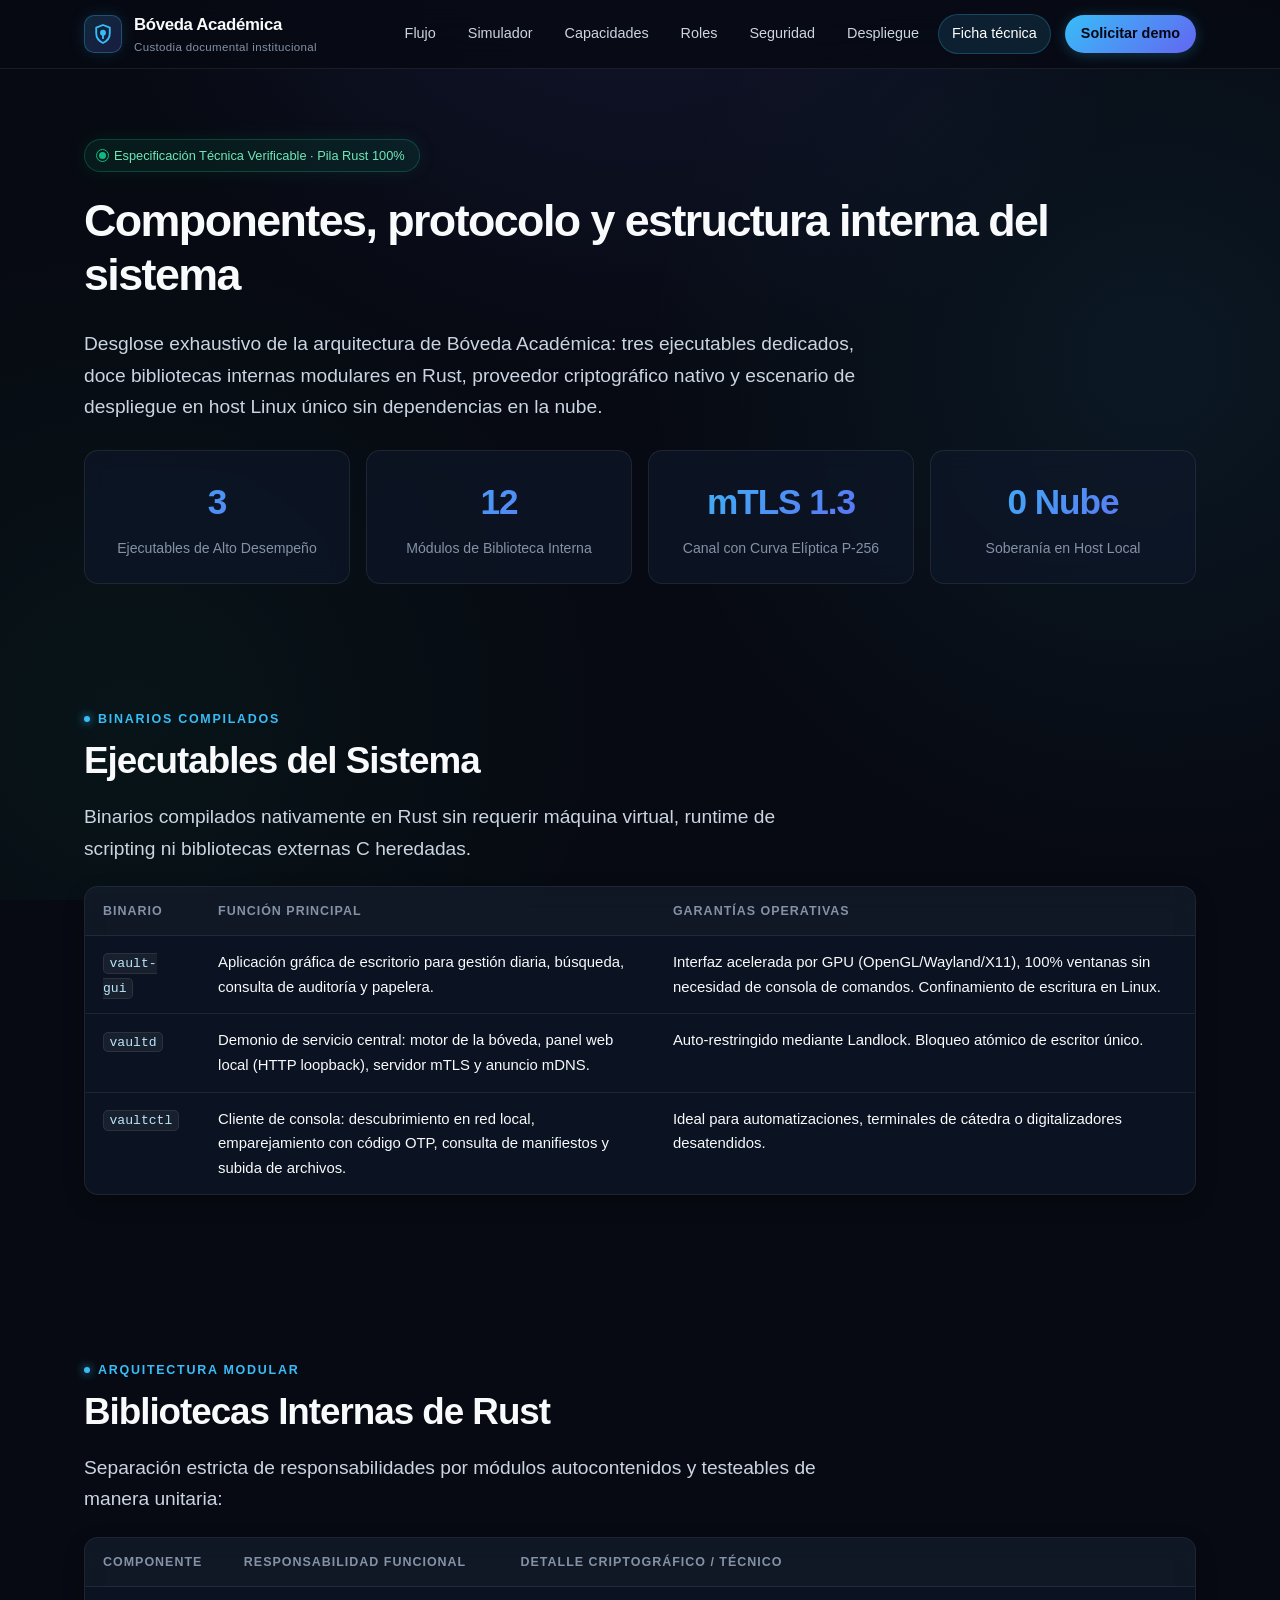
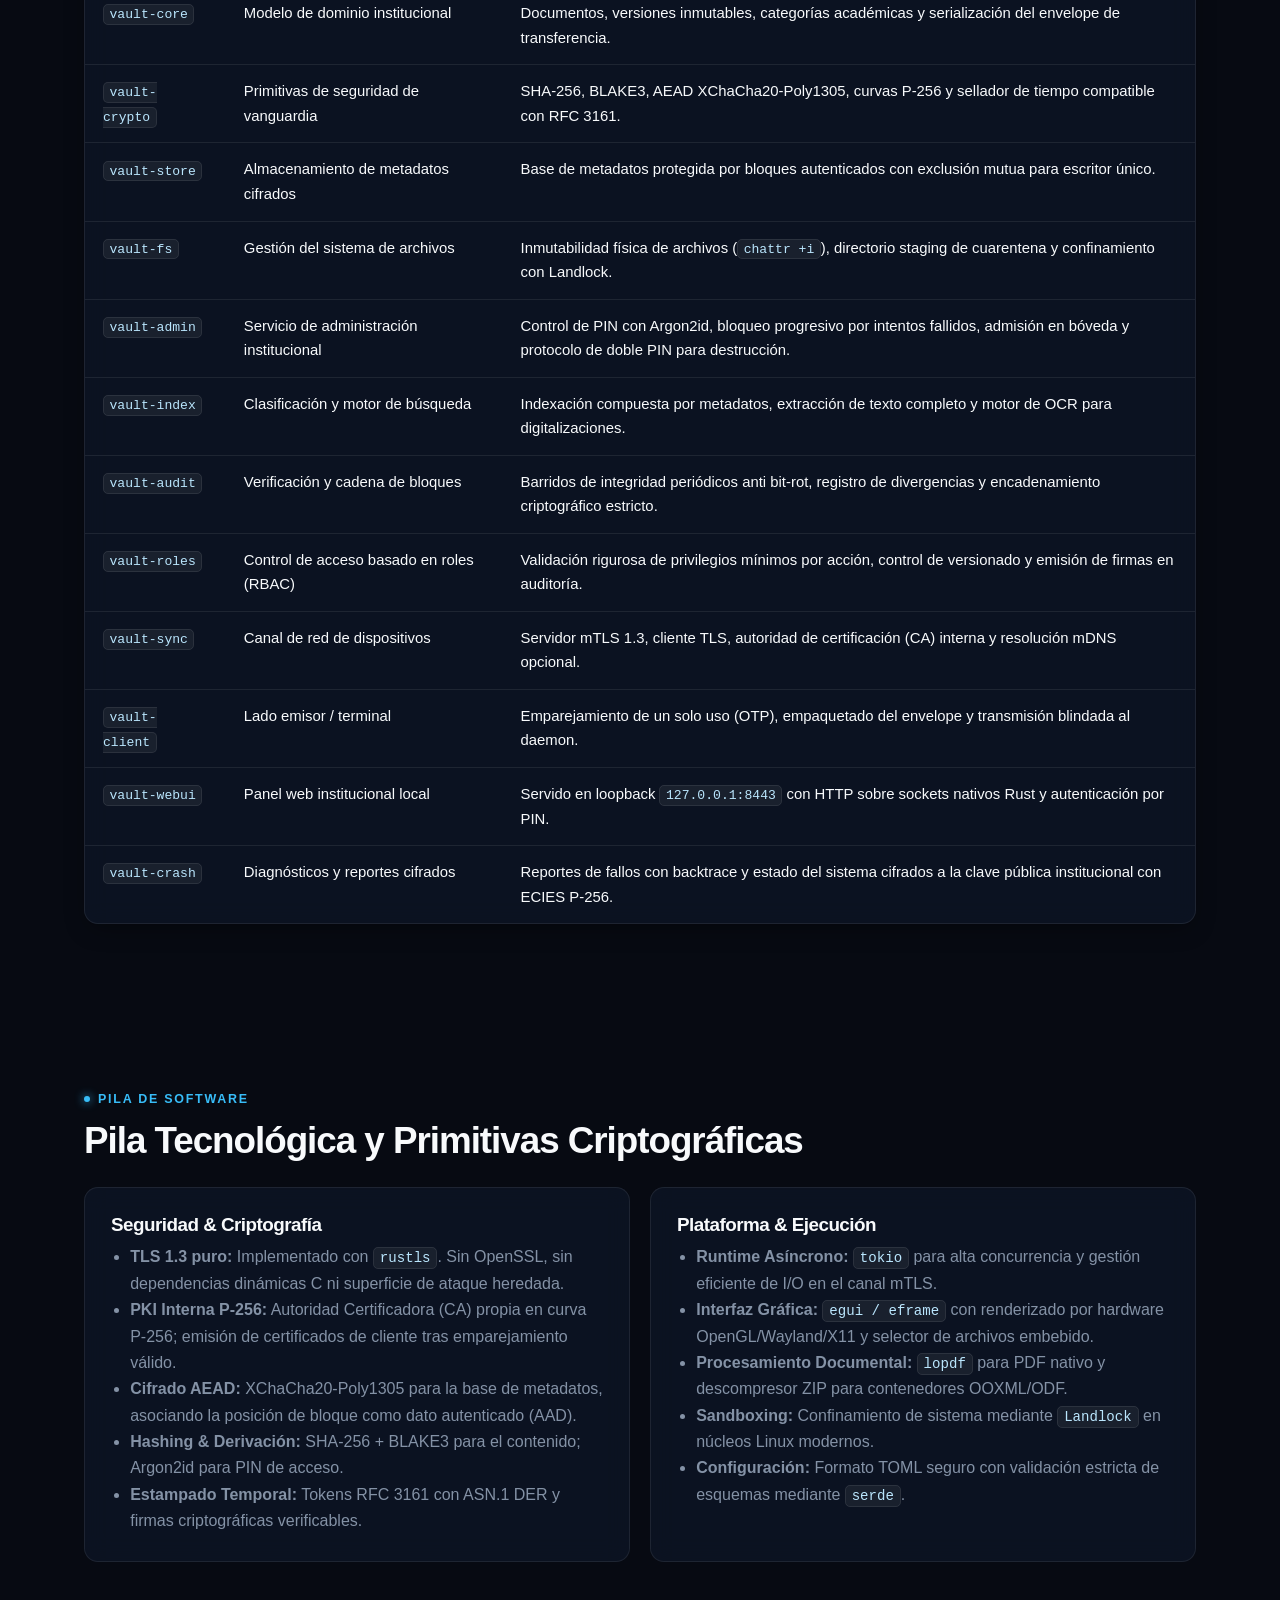
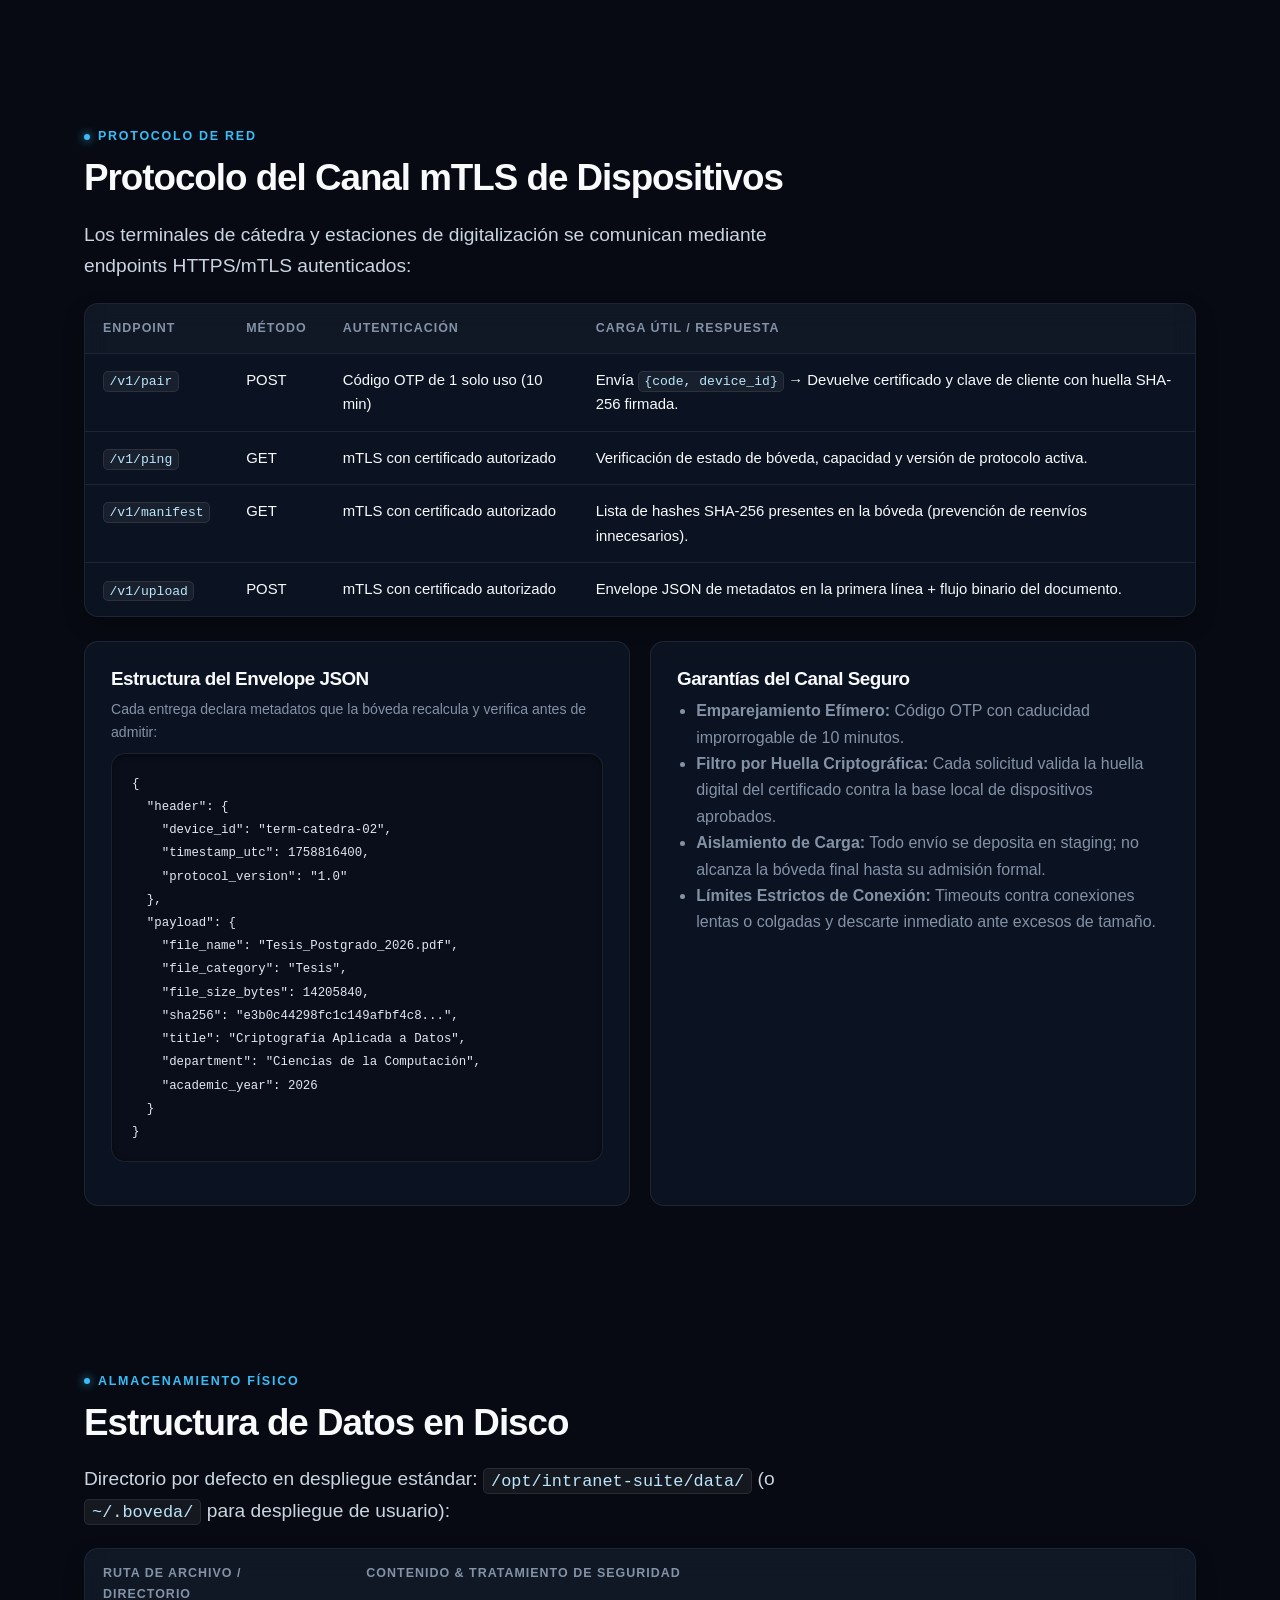
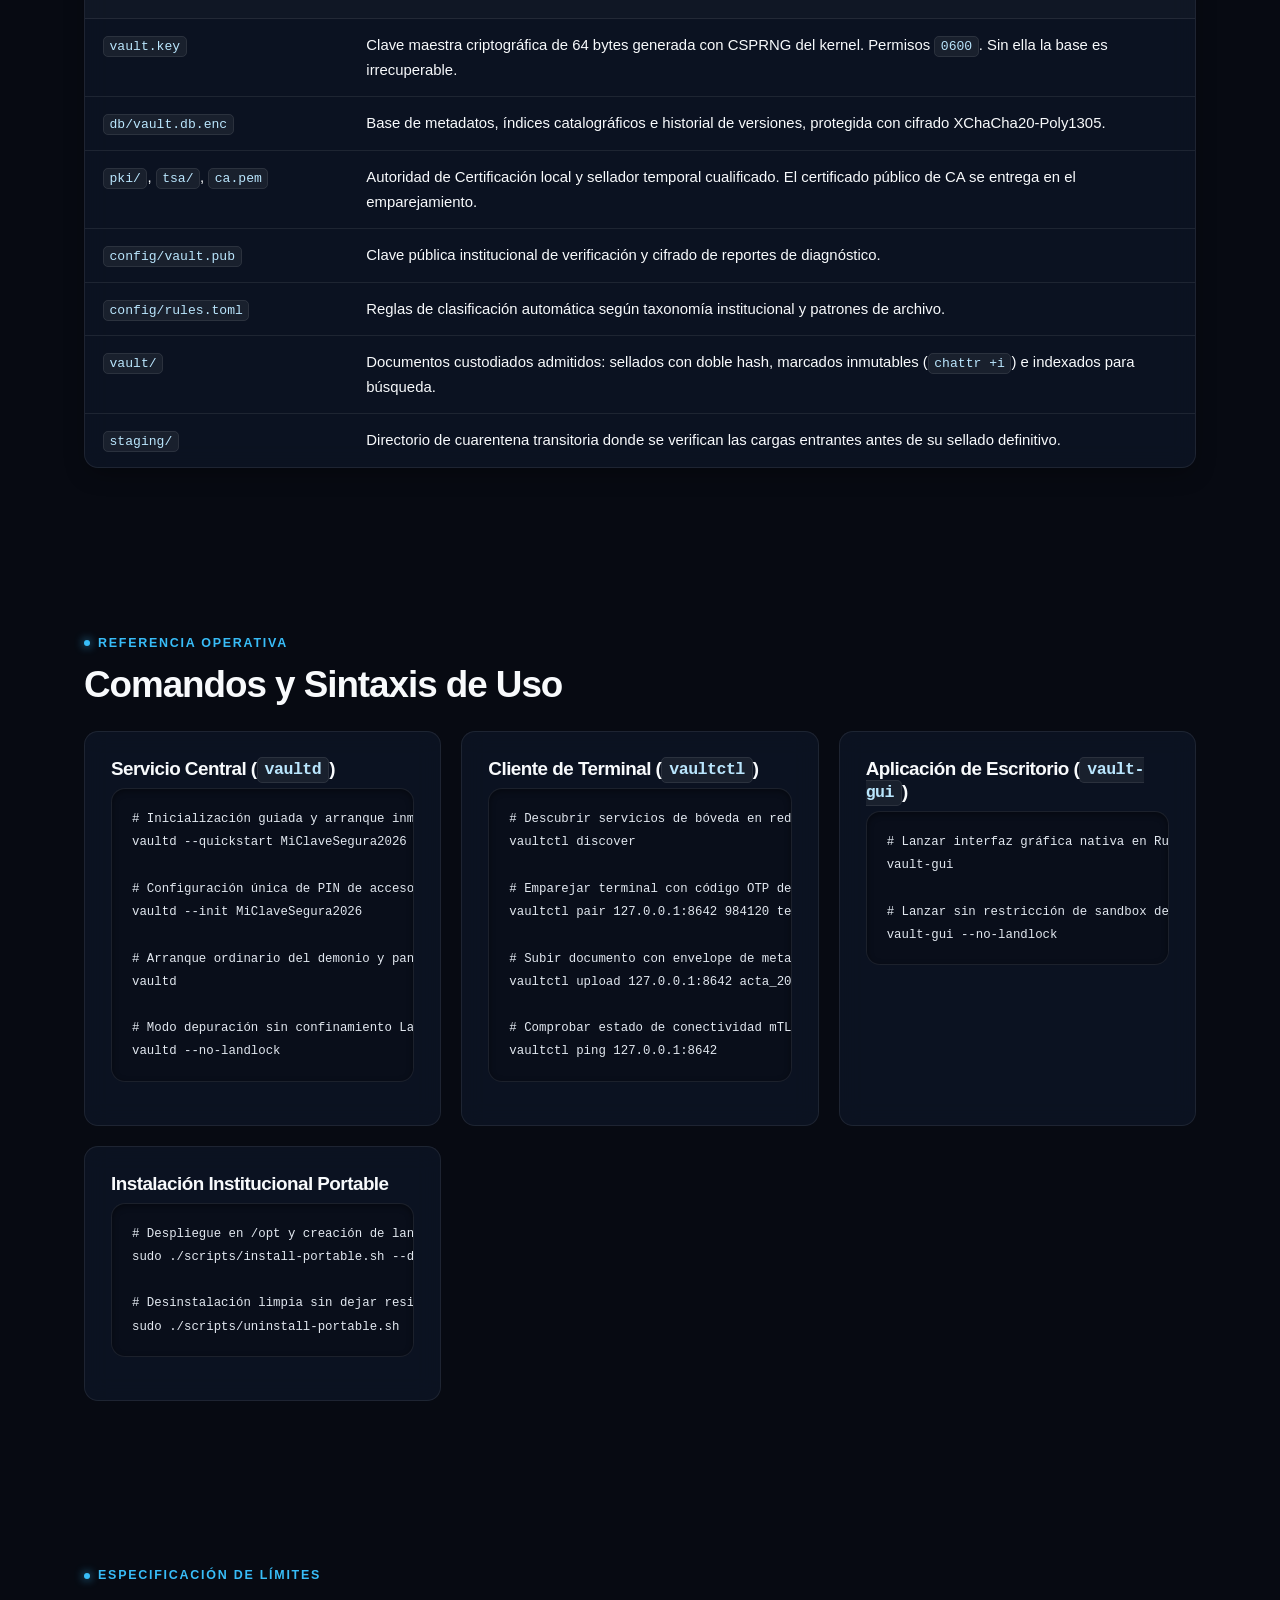
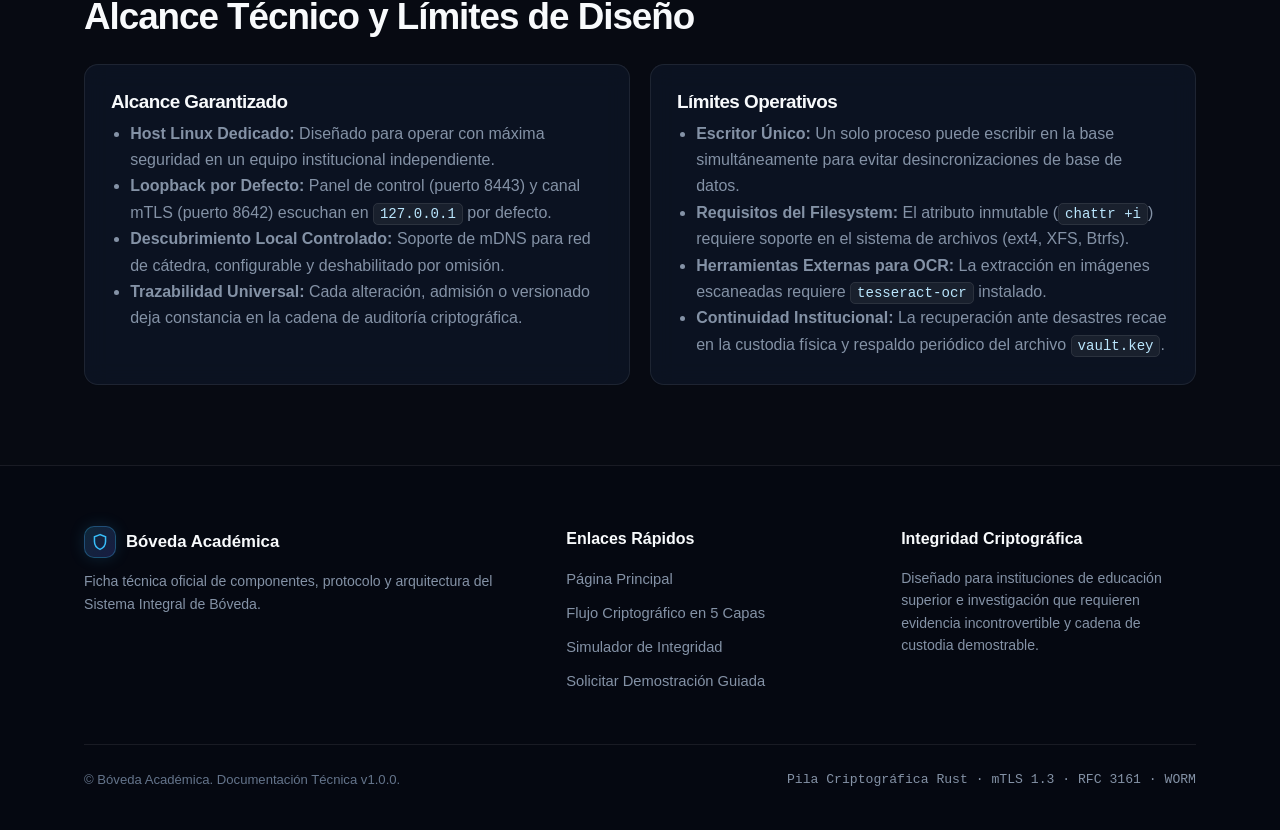
<file: docs/ficha-tecnica.html>
<!DOCTYPE html>
<html lang="es">
<head>
<meta charset="utf-8">
<meta name="viewport" content="width=device-width, initial-scale=1">
<title>Ficha Técnica — Bóveda Académica</title>
<meta name="description" content="Especificación técnica oficial del Sistema Integral de Bóveda: componentes, ejecutables, bibliotecas Rust, protocolo mTLS 1.3, formatos indexables y comandos.">
<link rel="icon" href="data:image/svg+xml,<svg xmlns='http://www.w3.org/2000/svg' viewBox='0 0 24 24' fill='%2338bdf8'><path d='M12 2.2 4.6 5.1v6.2c0 4.6 3 8.6 7.4 10.5 4.4-1.9 7.4-5.9 7.4-10.5V5.1L12 2.2Z'/></svg>">
<link rel="stylesheet" href="estilos.css">
<script defer src="interactivo.js"></script>
</head>
<body>

<!-- ===================== ENCABEZADO / NAVEGACIÓN ===================== -->
<header class="top">
  <div class="wrap">
    <a class="brand" href="index.html" aria-label="Bóveda Académica Inicio">
      <div class="brand-icon-wrap">
        <svg width="22" height="22" viewBox="0 0 24 24" fill="none" stroke="#38bdf8" stroke-width="2" stroke-linecap="round" stroke-linejoin="round" aria-hidden="true">
          <path d="M12 2.2 4.6 5.1v6.2c0 4.6 3 8.6 7.4 10.5 4.4-1.9 7.4-5.9 7.4-10.5V5.1L12 2.2Z"/>
          <circle cx="12" cy="10.5" r="2.2" fill="#38bdf8"/>
          <path d="M12 12.7v3.8"/>
        </svg>
      </div>
      <div class="brand-title">
        <span>Bóveda Académica</span>
        <span class="brand-sub">Custodia documental institucional</span>
      </div>
    </a>

    <button class="mobile-toggle" aria-label="Abrir menú de navegación" aria-expanded="false">
      <svg width="24" height="24" viewBox="0 0 24 24" fill="none" stroke="currentColor" stroke-width="2" stroke-linecap="round" stroke-linejoin="round">
        <line x1="3" y1="12" x2="21" y2="12"></line>
        <line x1="3" y1="6" x2="21" y2="6"></line>
        <line x1="3" y1="18" x2="21" y2="18"></line>
      </svg>
    </button>

    <nav class="nav" aria-label="Navegación principal">
      <a href="index.html#flujo">Flujo</a>
      <a href="index.html#simulador">Simulador</a>
      <a href="index.html#capacidades">Capacidades</a>
      <a href="index.html#roles">Roles</a>
      <a href="index.html#seguridad">Seguridad</a>
      <a href="index.html#despliegue">Despliegue</a>
      <a href="ficha-tecnica.html" aria-current="page">Ficha técnica</a>
      <a class="nav-cta" href="index.html#contacto">Solicitar demo</a>
    </nav>
  </div>
</header>

<!-- ===================== HERO DE FICHA TÉCNICA ===================== -->
<section class="hero" style="padding:70px 0 40px;">
  <div class="wrap">
    <div class="status-badge">
      <span class="pulse-dot"></span>
      <span>Especificación Técnica Verificable · Pila Rust 100%</span>
    </div>
    <h1 style="font-size:clamp(1.9rem, 3.8vw, 2.8rem);">Componentes, protocolo y estructura interna del sistema</h1>
    <p class="lead" style="max-width:76ch;">
      Desglose exhaustivo de la arquitectura de Bóveda Académica: tres ejecutables dedicados, doce bibliotecas internas modulares en Rust, proveedor criptográfico nativo y escenario de despliegue en host Linux único sin dependencias en la nube.
    </p>

    <div class="kpis-grid" style="margin-top:28px;">
      <div class="kpi-card">
        <b>3</b>
        <span>Ejecutables de Alto Desempeño</span>
      </div>
      <div class="kpi-card">
        <b>12</b>
        <span>Módulos de Biblioteca Interna</span>
      </div>
      <div class="kpi-card">
        <b>mTLS 1.3</b>
        <span>Canal con Curva Elíptica P-256</span>
      </div>
      <div class="kpi-card">
        <b>0 Nube</b>
        <span>Soberanía en Host Local</span>
      </div>
    </div>
  </div>
</section>

<!-- ===================== EJECUTABLES ===================== -->
<section class="reveal-on-scroll">
  <div class="wrap">
    <p class="eyebrow">Binarios compilados</p>
    <h2>Ejecutables del Sistema</h2>
    <p class="lead" style="max-width:70ch;">
      Binarios compilados nativamente en Rust sin requerir máquina virtual, runtime de scripting ni bibliotecas externas C heredadas.
    </p>

    <div class="scroll-wrap" style="margin-top:20px;">
      <table class="tbl">
        <thead>
          <tr>
            <th>Binario</th>
            <th>Función Principal</th>
            <th>Garantías Operativas</th>
          </tr>
        </thead>
        <tbody>
          <tr>
            <td><code>vault-gui</code></td>
            <td>Aplicación gráfica de escritorio para gestión diaria, búsqueda, consulta de auditoría y papelera.</td>
            <td>Interfaz acelerada por GPU (OpenGL/Wayland/X11), 100% ventanas sin necesidad de consola de comandos. Confinamiento de escritura en Linux.</td>
          </tr>
          <tr>
            <td><code>vaultd</code></td>
            <td>Demonio de servicio central: motor de la bóveda, panel web local (HTTP loopback), servidor mTLS y anuncio mDNS.</td>
            <td>Auto-restringido mediante Landlock. Bloqueo atómico de escritor único.</td>
          </tr>
          <tr>
            <td><code>vaultctl</code></td>
            <td>Cliente de consola: descubrimiento en red local, emparejamiento con código OTP, consulta de manifiestos y subida de archivos.</td>
            <td>Ideal para automatizaciones, terminales de cátedra o digitalizadores desatendidos.</td>
          </tr>
        </tbody>
      </table>
    </div>
  </div>
</section>

<!-- ===================== BIBLIOTECAS INTERNAS ===================== -->
<section class="reveal-on-scroll">
  <div class="wrap">
    <p class="eyebrow">Arquitectura modular</p>
    <h2>Bibliotecas Internas de Rust</h2>
    <p class="lead" style="max-width:72ch;">
      Separación estricta de responsabilidades por módulos autocontenidos y testeables de manera unitaria:
    </p>

    <div class="scroll-wrap" style="margin-top:20px;">
      <table class="tbl">
        <thead>
          <tr>
            <th>Componente</th>
            <th>Responsabilidad Funcional</th>
            <th>Detalle Criptográfico / Técnico</th>
          </tr>
        </thead>
        <tbody>
          <tr>
            <td><code>vault-core</code></td>
            <td>Modelo de dominio institucional</td>
            <td>Documentos, versiones inmutables, categorías académicas y serialización del envelope de transferencia.</td>
          </tr>
          <tr>
            <td><code>vault-crypto</code></td>
            <td>Primitivas de seguridad de vanguardia</td>
            <td>SHA-256, BLAKE3, AEAD XChaCha20-Poly1305, curvas P-256 y sellador de tiempo compatible con RFC&nbsp;3161.</td>
          </tr>
          <tr>
            <td><code>vault-store</code></td>
            <td>Almacenamiento de metadatos cifrados</td>
            <td>Base de metadatos protegida por bloques autenticados con exclusión mutua para escritor único.</td>
          </tr>
          <tr>
            <td><code>vault-fs</code></td>
            <td>Gestión del sistema de archivos</td>
            <td>Inmutabilidad física de archivos (<code>chattr +i</code>), directorio staging de cuarentena y confinamiento con Landlock.</td>
          </tr>
          <tr>
            <td><code>vault-admin</code></td>
            <td>Servicio de administración institucional</td>
            <td>Control de PIN con Argon2id, bloqueo progresivo por intentos fallidos, admisión en bóveda y protocolo de doble PIN para destrucción.</td>
          </tr>
          <tr>
            <td><code>vault-index</code></td>
            <td>Clasificación y motor de búsqueda</td>
            <td>Indexación compuesta por metadatos, extracción de texto completo y motor de OCR para digitalizaciones.</td>
          </tr>
          <tr>
            <td><code>vault-audit</code></td>
            <td>Verificación y cadena de bloques</td>
            <td>Barridos de integridad periódicos anti bit-rot, registro de divergencias y encadenamiento criptográfico estricto.</td>
          </tr>
          <tr>
            <td><code>vault-roles</code></td>
            <td>Control de acceso basado en roles (RBAC)</td>
            <td>Validación rigurosa de privilegios mínimos por acción, control de versionado y emisión de firmas en auditoría.</td>
          </tr>
          <tr>
            <td><code>vault-sync</code></td>
            <td>Canal de red de dispositivos</td>
            <td>Servidor mTLS 1.3, cliente TLS, autoridad de certificación (CA) interna y resolución mDNS opcional.</td>
          </tr>
          <tr>
            <td><code>vault-client</code></td>
            <td>Lado emisor / terminal</td>
            <td>Emparejamiento de un solo uso (OTP), empaquetado del envelope y transmisión blindada al daemon.</td>
          </tr>
          <tr>
            <td><code>vault-webui</code></td>
            <td>Panel web institucional local</td>
            <td>Servido en loopback <code>127.0.0.1:8443</code> con HTTP sobre sockets nativos Rust y autenticación por PIN.</td>
          </tr>
          <tr>
            <td><code>vault-crash</code></td>
            <td>Diagnósticos y reportes cifrados</td>
            <td>Reportes de fallos con backtrace y estado del sistema cifrados a la clave pública institucional con ECIES P-256.</td>
          </tr>
        </tbody>
      </table>
    </div>
  </div>
</section>

<!-- ===================== STACK TECNOLÓGICO ===================== -->
<section class="reveal-on-scroll">
  <div class="wrap">
    <p class="eyebrow">Pila de software</p>
    <h2>Pila Tecnológica y Primitivas Criptográficas</h2>

    <div class="grid grid-2" style="margin-top:24px;">
      <div class="card">
        <h3>Seguridad &amp; Criptografía</h3>
        <ul style="padding-left:1.2em;margin:0;" class="mut">
          <li><strong>TLS 1.3 puro:</strong> Implementado con <code>rustls</code>. Sin OpenSSL, sin dependencias dinámicas C ni superficie de ataque heredada.</li>
          <li><strong>PKI Interna P-256:</strong> Autoridad Certificadora (CA) propia en curva P-256; emisión de certificados de cliente tras emparejamiento válido.</li>
          <li><strong>Cifrado AEAD:</strong> XChaCha20-Poly1305 para la base de metadatos, asociando la posición de bloque como dato autenticado (AAD).</li>
          <li><strong>Hashing &amp; Derivación:</strong> SHA-256 + BLAKE3 para el contenido; Argon2id para PIN de acceso.</li>
          <li><strong>Estampado Temporal:</strong> Tokens RFC 3161 con ASN.1 DER y firmas criptográficas verificables.</li>
        </ul>
      </div>

      <div class="card">
        <h3>Plataforma &amp; Ejecución</h3>
        <ul style="padding-left:1.2em;margin:0;" class="mut">
          <li><strong>Runtime Asíncrono:</strong> <code>tokio</code> para alta concurrencia y gestión eficiente de I/O en el canal mTLS.</li>
          <li><strong>Interfaz Gráfica:</strong> <code>egui / eframe</code> con renderizado por hardware OpenGL/Wayland/X11 y selector de archivos embebido.</li>
          <li><strong>Procesamiento Documental:</strong> <code>lopdf</code> para PDF nativo y descompresor ZIP para contenedores OOXML/ODF.</li>
          <li><strong>Sandboxing:</strong> Confinamiento de sistema mediante <code>Landlock</code> en núcleos Linux modernos.</li>
          <li><strong>Configuración:</strong> Formato TOML seguro con validación estricta de esquemas mediante <code>serde</code>.</li>
        </ul>
      </div>
    </div>
  </div>
</section>

<!-- ===================== PROTOCOLO DEL CANAL ===================== -->
<section class="reveal-on-scroll">
  <div class="wrap">
    <p class="eyebrow">Protocolo de red</p>
    <h2>Protocolo del Canal mTLS de Dispositivos</h2>
    <p class="lead" style="max-width:70ch;">
      Los terminales de cátedra y estaciones de digitalización se comunican mediante endpoints HTTPS/mTLS autenticados:
    </p>

    <div class="scroll-wrap" style="margin-top:20px;">
      <table class="tbl">
        <thead>
          <tr>
            <th>Endpoint</th>
            <th>Método</th>
            <th>Autenticación</th>
            <th>Carga Útil / Respuesta</th>
          </tr>
        </thead>
        <tbody>
          <tr>
            <td><code>/v1/pair</code></td>
            <td>POST</td>
            <td>Código OTP de 1 solo uso (10 min)</td>
            <td>Envía <code>{code, device_id}</code> &rarr; Devuelve certificado y clave de cliente con huella SHA-256 firmada.</td>
          </tr>
          <tr>
            <td><code>/v1/ping</code></td>
            <td>GET</td>
            <td>mTLS con certificado autorizado</td>
            <td>Verificación de estado de bóveda, capacidad y versión de protocolo activa.</td>
          </tr>
          <tr>
            <td><code>/v1/manifest</code></td>
            <td>GET</td>
            <td>mTLS con certificado autorizado</td>
            <td>Lista de hashes SHA-256 presentes en la bóveda (prevención de reenvíos innecesarios).</td>
          </tr>
          <tr>
            <td><code>/v1/upload</code></td>
            <td>POST</td>
            <td>mTLS con certificado autorizado</td>
            <td>Envelope JSON de metadatos en la primera línea + flujo binario del documento.</td>
          </tr>
        </tbody>
      </table>
    </div>

    <div class="grid grid-2" style="margin-top:24px;">
      <div class="card">
        <h3>Estructura del Envelope JSON</h3>
        <p class="mut" style="font-size:0.88rem;margin-bottom:8px;">
          Cada entrega declara metadatos que la bóveda recalcula y verifica antes de admitir:
        </p>
        <div class="code-box">
          <pre><code>{
  "header": {
    "device_id": "term-catedra-02",
    "timestamp_utc": 1758816400,
    "protocol_version": "1.0"
  },
  "payload": {
    "file_name": "Tesis_Postgrado_2026.pdf",
    "file_category": "Tesis",
    "file_size_bytes": 14205840,
    "sha256": "e3b0c44298fc1c149afbf4c8...",
    "title": "Criptografía Aplicada a Datos",
    "department": "Ciencias de la Computación",
    "academic_year": 2026
  }
}</code></pre>
        </div>
      </div>

      <div class="card">
        <h3>Garantías del Canal Seguro</h3>
        <ul style="padding-left:1.2em;margin:0;" class="mut">
          <li><strong>Emparejamiento Efímero:</strong> Código OTP con caducidad improrrogable de 10 minutos.</li>
          <li><strong>Filtro por Huella Criptográfica:</strong> Cada solicitud valida la huella digital del certificado contra la base local de dispositivos aprobados.</li>
          <li><strong>Aislamiento de Carga:</strong> Todo envío se deposita en staging; no alcanza la bóveda final hasta su admisión formal.</li>
          <li><strong>Límites Estrictos de Conexión:</strong> Timeouts contra conexiones lentas o colgadas y descarte inmediato ante excesos de tamaño.</li>
        </ul>
      </div>
    </div>
  </div>
</section>

<!-- ===================== DATOS EN DISCO ===================== -->
<section class="reveal-on-scroll">
  <div class="wrap">
    <p class="eyebrow">Almacenamiento físico</p>
    <h2>Estructura de Datos en Disco</h2>
    <p class="lead" style="max-width:72ch;">
      Directorio por defecto en despliegue estándar: <code>/opt/intranet-suite/data/</code> (o <code>~/.boveda/</code> para despliegue de usuario):
    </p>

    <div class="scroll-wrap" style="margin-top:20px;">
      <table class="tbl">
        <thead>
          <tr>
            <th>Ruta de Archivo / Directorio</th>
            <th>Contenido &amp; Tratamiento de Seguridad</th>
          </tr>
        </thead>
        <tbody>
          <tr>
            <td><code>vault.key</code></td>
            <td>Clave maestra criptográfica de 64 bytes generada con CSPRNG del kernel. Permisos <code>0600</code>. Sin ella la base es irrecuperable.</td>
          </tr>
          <tr>
            <td><code>db/vault.db.enc</code></td>
            <td>Base de metadatos, índices catalográficos e historial de versiones, protegida con cifrado XChaCha20-Poly1305.</td>
          </tr>
          <tr>
            <td><code>pki/</code>, <code>tsa/</code>, <code>ca.pem</code></td>
            <td>Autoridad de Certificación local y sellador temporal cualificado. El certificado público de CA se entrega en el emparejamiento.</td>
          </tr>
          <tr>
            <td><code>config/vault.pub</code></td>
            <td>Clave pública institucional de verificación y cifrado de reportes de diagnóstico.</td>
          </tr>
          <tr>
            <td><code>config/rules.toml</code></td>
            <td>Reglas de clasificación automática según taxonomía institucional y patrones de archivo.</td>
          </tr>
          <tr>
            <td><code>vault/</code></td>
            <td>Documentos custodiados admitidos: sellados con doble hash, marcados inmutables (<code>chattr +i</code>) e indexados para búsqueda.</td>
          </tr>
          <tr>
            <td><code>staging/</code></td>
            <td>Directorio de cuarentena transitoria donde se verifican las cargas entrantes antes de su sellado definitivo.</td>
          </tr>
        </tbody>
      </table>
    </div>
  </div>
</section>

<!-- ===================== COMANDOS PRINCIPALES ===================== -->
<section class="reveal-on-scroll">
  <div class="wrap">
    <p class="eyebrow">Referencia operativa</p>
    <h2>Comandos y Sintaxis de Uso</h2>

    <div class="grid grid-2" style="margin-top:24px;">
      <div class="card">
        <h3>Servicio Central (<code>vaultd</code>)</h3>
        <div class="code-box">
          <button class="copy-btn">Copiar</button>
          <pre><code># Inicialización guiada y arranque inmediato
vaultd --quickstart MiClaveSegura2026

# Configuración única de PIN de acceso
vaultd --init MiClaveSegura2026

# Arranque ordinario del demonio y panel web
vaultd

# Modo depuración sin confinamiento Landlock
vaultd --no-landlock</code></pre>
        </div>
      </div>

      <div class="card">
        <h3>Cliente de Terminal (<code>vaultctl</code>)</h3>
        <div class="code-box">
          <button class="copy-btn">Copiar</button>
          <pre><code># Descubrir servicios de bóveda en red local
vaultctl discover

# Emparejar terminal con código OTP de 10 min
vaultctl pair 127.0.0.1:8642 984120 term-01 --ca ca.pem

# Subir documento con envelope de metadatos
vaultctl upload 127.0.0.1:8642 acta_2026.pdf --categoria Acta

# Comprobar estado de conectividad mTLS
vaultctl ping 127.0.0.1:8642</code></pre>
        </div>
      </div>

      <div class="card">
        <h3>Aplicación de Escritorio (<code>vault-gui</code>)</h3>
        <div class="code-box">
          <button class="copy-btn">Copiar</button>
          <pre><code># Lanzar interfaz gráfica nativa en Rust
vault-gui

# Lanzar sin restricción de sandbox de escritura
vault-gui --no-landlock</code></pre>
        </div>
      </div>

      <div class="card">
        <h3>Instalación Institucional Portable</h3>
        <div class="code-box">
          <button class="copy-btn">Copiar</button>
          <pre><code># Despliegue en /opt y creación de lanzador de escritorio
sudo ./scripts/install-portable.sh --desktop

# Desinstalación limpia sin dejar residuos
sudo ./scripts/uninstall-portable.sh</code></pre>
        </div>
      </div>
    </div>
  </div>
</section>

<!-- ===================== LÍMITES Y ALCANCE ===================== -->
<section class="reveal-on-scroll">
  <div class="wrap">
    <p class="eyebrow">Especificación de límites</p>
    <h2>Alcance Técnico y Límites de Diseño</h2>

    <div class="grid grid-2" style="margin-top:24px;">
      <div class="card">
        <h3>Alcance Garantizado</h3>
        <ul style="padding-left:1.2em;margin:0;" class="mut">
          <li><strong>Host Linux Dedicado:</strong> Diseñado para operar con máxima seguridad en un equipo institucional independiente.</li>
          <li><strong>Loopback por Defecto:</strong> Panel de control (puerto 8443) y canal mTLS (puerto 8642) escuchan en <code>127.0.0.1</code> por defecto.</li>
          <li><strong>Descubrimiento Local Controlado:</strong> Soporte de mDNS para red de cátedra, configurable y deshabilitado por omisión.</li>
          <li><strong>Trazabilidad Universal:</strong> Cada alteración, admisión o versionado deja constancia en la cadena de auditoría criptográfica.</li>
        </ul>
      </div>

      <div class="card">
        <h3>Límites Operativos</h3>
        <ul style="padding-left:1.2em;margin:0;" class="mut">
          <li><strong>Escritor Único:</strong> Un solo proceso puede escribir en la base simultáneamente para evitar desincronizaciones de base de datos.</li>
          <li><strong>Requisitos del Filesystem:</strong> El atributo inmutable (<code>chattr +i</code>) requiere soporte en el sistema de archivos (ext4, XFS, Btrfs).</li>
          <li><strong>Herramientas Externas para OCR:</strong> La extracción en imágenes escaneadas requiere <code>tesseract-ocr</code> instalado.</li>
          <li><strong>Continuidad Institucional:</strong> La recuperación ante desastres recae en la custodia física y respaldo periódico del archivo <code>vault.key</code>.</li>
        </ul>
      </div>
    </div>
  </div>
</section>

<!-- ===================== PIE DE PÁGINA ===================== -->
<footer>
  <div class="wrap">
    <div class="footer-cols">
      <div>
        <div style="display:flex;align-items:center;gap:10px;margin-bottom:12px;">
          <div class="brand-icon-wrap" style="width:32px;height:32px;">
            <svg width="18" height="18" viewBox="0 0 24 24" fill="none" stroke="#38bdf8" stroke-width="2"><path d="M12 2.2 4.6 5.1v6.2c0 4.6 3 8.6 7.4 10.5 4.4-1.9 7.4-5.9 7.4-10.5V5.1L12 2.2Z"/></svg>
          </div>
          <strong style="margin:0;font-size:1.05rem;">Bóveda Académica</strong>
        </div>
        <p class="mut" style="font-size:0.88rem;line-height:1.6;">
          Ficha técnica oficial de componentes, protocolo y arquitectura del Sistema Integral de Bóveda.
        </p>
      </div>

      <div>
        <strong>Enlaces Rápidos</strong>
        <ul class="footer-links">
          <li><a href="index.html">Página Principal</a></li>
          <li><a href="index.html#flujo">Flujo Criptográfico en 5 Capas</a></li>
          <li><a href="index.html#simulador">Simulador de Integridad</a></li>
          <li><a href="index.html#contacto">Solicitar Demostración Guiada</a></li>
        </ul>
      </div>

      <div>
        <strong>Integridad Criptográfica</strong>
        <p class="mut" style="font-size:0.88rem;line-height:1.6;">
          Diseñado para instituciones de educación superior e investigación que requieren evidencia incontrovertible y cadena de custodia demostrable.
        </p>
      </div>
    </div>

    <div class="footer-bottom">
      <span>&copy; Bóveda Académica. Documentación Técnica v1.0.0.</span>
      <span style="font-family:ui-monospace,monospace;color:var(--text-muted);">Pila Criptográfica Rust · mTLS 1.3 · RFC 3161 · WORM</span>
    </div>
  </div>
</footer>

</body>
</html>
</file>
<file: docs/estilos.css>
/* ==========================================================================
   Bóveda Académica — Sistema de Diseño Ultra Moderno & Minimalista
   Autocontenida: Pila nativa, tipografía fluida, glassmorphism y micro-interacciones suaves.
   ========================================================================== */

:root {
  --bg: #070a12;
  --bg-subtle: #0d121f;
  --surface: rgba(15, 23, 42, 0.65);
  --surface-hover: rgba(22, 33, 58, 0.85);
  --surface-solid: #0f172a;
  --border: rgba(255, 255, 255, 0.08);
  --border-focus: rgba(99, 102, 241, 0.45);
  --border-glow: rgba(56, 189, 248, 0.25);

  --text-main: #f8fafc;
  --text-lead: #cbd5e1;
  --text-muted: #8492a6;
  --text-dim: #64748b;

  --accent: #38bdf8;
  --accent-rgb: 56, 189, 248;
  --accent-indigo: #6366f1;
  --accent-indigo-rgb: 99, 102, 241;
  --accent-gradient: linear-gradient(135deg, #38bdf8 0%, #6366f1 100%);

  --emerald: #10b981;
  --emerald-rgb: 16, 185, 129;
  --amber: #f59e0b;
  --rose: #f43f5e;
  --rose-rgb: 244, 63, 94;

  --radius-sm: 8px;
  --radius-md: 14px;
  --radius-lg: 20px;
  --radius-full: 9999px;

  --max-w: 1160px;
  --ease-smooth: cubic-bezier(0.16, 1, 0.3, 1);
  --ease-bounce: cubic-bezier(0.34, 1.56, 0.64, 1);
  --transition: all 0.28s var(--ease-smooth);
}

*, *::before, *::after {
  box-sizing: border-box;
  margin: 0;
  padding: 0;
}

html {
  scroll-behavior: smooth;
  scroll-padding-top: 80px;
  color-scheme: dark;
}

body {
  background-color: var(--bg);
  background-image: 
    radial-gradient(circle at 50% -20%, rgba(99, 102, 241, 0.15), transparent 45%),
    radial-gradient(circle at 90% 40%, rgba(56, 189, 248, 0.08), transparent 40%),
    radial-gradient(circle at 10% 80%, rgba(16, 185, 129, 0.06), transparent 35%);
  background-attachment: fixed;
  color: var(--text-main);
  font-family: -apple-system, BlinkMacSystemFont, "Segoe UI", Roboto, "Inter", "Helvetica Neue", Arial, sans-serif;
  font-size: 16px;
  line-height: 1.65;
  -webkit-font-smoothing: antialiased;
  -moz-osx-font-smoothing: grayscale;
  overflow-x: hidden;
}

/* ---------- Tipografía ---------- */
h1, h2, h3, h4 {
  color: var(--text-main);
  font-weight: 700;
  line-height: 1.2;
  letter-spacing: -0.028em;
}

h1 {
  font-size: clamp(2.2rem, 4.8vw, 3.4rem);
  font-weight: 800;
  letter-spacing: -0.035em;
  margin-bottom: 0.6em;
}

h2 {
  font-size: clamp(1.6rem, 3.2vw, 2.3rem);
  margin-bottom: 0.5em;
}

h3 {
  font-size: 1.18rem;
  margin-bottom: 0.4em;
}

h4 {
  font-size: 0.98rem;
  letter-spacing: -0.01em;
}

p {
  margin-bottom: 1.15em;
}

.lead {
  font-size: clamp(1.05rem, 1.8vw, 1.2rem);
  line-height: 1.62;
  color: var(--text-lead);
  font-weight: 400;
}

.eyebrow {
  display: inline-flex;
  align-items: center;
  gap: 8px;
  color: var(--accent);
  font-size: 0.78rem;
  font-weight: 700;
  text-transform: uppercase;
  letter-spacing: 0.14em;
  margin-bottom: 0.75em;
}

.eyebrow::before {
  content: "";
  display: inline-block;
  width: 6px;
  height: 6px;
  border-radius: 50%;
  background: var(--accent);
  box-shadow: 0 0 10px var(--accent);
}

.mut {
  color: var(--text-muted);
}

.text-gradient {
  background: var(--accent-gradient);
  -webkit-background-clip: text;
  -webkit-text-fill-color: transparent;
}

/* Enlaces */
a {
  color: var(--accent);
  text-decoration: none;
  transition: var(--transition);
}

a:hover {
  color: #7dd3fc;
}

/* Código & Comandos */
code, kbd, pre {
  font-family: ui-monospace, "SF Mono", Menlo, Consolas, "Liberation Mono", monospace;
  font-size: 0.88em;
}

code {
  background: rgba(255, 255, 255, 0.06);
  border: 1px solid var(--border);
  border-radius: 5px;
  padding: 0.15em 0.42em;
  color: #bae6fd;
}

pre {
  background: #090e1a;
  border: 1px solid var(--border);
  border-radius: var(--radius-md);
  padding: 18px 20px;
  overflow-x: auto;
  margin: 0 0 1.2em;
  box-shadow: inset 0 2px 6px rgba(0, 0, 0, 0.4);
  position: relative;
}

pre code {
  background: none;
  border: 0;
  padding: 0;
  color: #e2e8f0;
}

.code-box {
  position: relative;
}

.copy-btn {
  position: absolute;
  top: 10px;
  right: 10px;
  background: rgba(255, 255, 255, 0.08);
  border: 1px solid var(--border);
  color: var(--text-lead);
  font-size: 0.75rem;
  padding: 4px 10px;
  border-radius: 6px;
  cursor: pointer;
  display: inline-flex;
  align-items: center;
  gap: 5px;
  transition: var(--transition);
  backdrop-filter: blur(8px);
}

.copy-btn:hover {
  background: rgba(255, 255, 255, 0.15);
  color: #fff;
  border-color: rgba(255, 255, 255, 0.2);
}

/* Layout */
.wrap {
  width: 100%;
  max-width: var(--max-w);
  margin: 0 auto;
  padding: 0 24px;
}

section {
  padding: 80px 0;
  position: relative;
}

/* ---------- Navegación Superior ---------- */
.top {
  position: sticky;
  top: 0;
  z-index: 100;
  background: rgba(7, 10, 18, 0.78);
  backdrop-filter: blur(16px);
  -webkit-backdrop-filter: blur(16px);
  border-bottom: 1px solid var(--border);
  transition: border-color 0.3s ease;
}

.top .wrap {
  display: flex;
  align-items: center;
  justify-content: space-between;
  min-height: 68px;
  gap: 20px;
}

.brand {
  display: flex;
  align-items: center;
  gap: 12px;
  color: var(--text-main);
  text-decoration: none;
}

.brand:hover {
  color: var(--text-main);
}

.brand-icon-wrap {
  width: 38px;
  height: 38px;
  border-radius: 10px;
  background: linear-gradient(135deg, rgba(56, 189, 248, 0.18), rgba(99, 102, 241, 0.22));
  border: 1px solid rgba(56, 189, 248, 0.3);
  display: grid;
  place-items: center;
  box-shadow: 0 0 16px rgba(56, 189, 248, 0.15);
  transition: transform 0.3s var(--ease-bounce);
}

.brand:hover .brand-icon-wrap {
  transform: scale(1.06);
}

.brand-title {
  font-weight: 700;
  font-size: 1.05rem;
  letter-spacing: -0.02em;
  display: flex;
  flex-direction: column;
}

.brand-sub {
  font-size: 0.72rem;
  font-weight: 400;
  color: var(--text-muted);
  letter-spacing: 0.03em;
}

.nav {
  display: flex;
  align-items: center;
  gap: 6px;
}

.nav a {
  color: var(--text-lead);
  font-size: 0.9rem;
  font-weight: 500;
  padding: 7px 13px;
  border-radius: var(--radius-full);
  transition: var(--transition);
}

.nav a:hover {
  color: #fff;
  background: rgba(255, 255, 255, 0.06);
}

.nav a[aria-current="page"] {
  color: #fff;
  background: rgba(56, 189, 248, 0.12);
  border: 1px solid rgba(56, 189, 248, 0.25);
}

.nav-cta {
  margin-left: 8px;
  padding: 7px 16px !important;
  background: var(--accent-gradient) !important;
  color: #030712 !important;
  font-weight: 650 !important;
  border: none !important;
  box-shadow: 0 2px 14px rgba(56, 189, 248, 0.25);
}

.nav-cta:hover {
  filter: brightness(1.12);
  transform: translateY(-1px);
}

/* Mobile Nav Toggle */
.mobile-toggle {
  display: none;
  background: transparent;
  border: 1px solid var(--border);
  color: var(--text-main);
  padding: 8px;
  border-radius: 8px;
  cursor: pointer;
}

/* ---------- Hero Section ---------- */
.hero {
  padding: 100px 0 70px;
  position: relative;
  overflow: hidden;
}

.hero-grid {
  display: grid;
  grid-template-columns: 1.15fr 0.85fr;
  gap: 48px;
  align-items: center;
}

.hero-content {
  position: relative;
  z-index: 2;
}

.status-badge {
  display: inline-flex;
  align-items: center;
  gap: 8px;
  background: rgba(16, 185, 129, 0.1);
  border: 1px solid rgba(16, 185, 129, 0.28);
  padding: 5px 14px;
  border-radius: var(--radius-full);
  font-size: 0.8rem;
  font-weight: 500;
  color: #6ee7b7;
  margin-bottom: 22px;
  box-shadow: 0 0 20px rgba(16, 185, 129, 0.1);
}

.pulse-dot {
  width: 7px;
  height: 7px;
  border-radius: 50%;
  background: var(--emerald);
  position: relative;
}

.pulse-dot::after {
  content: "";
  position: absolute;
  inset: -3px;
  border-radius: 50%;
  border: 1px solid var(--emerald);
  animation: pulseRipple 2s cubic-bezier(0, 0.2, 0.8, 1) infinite;
}

@keyframes pulseRipple {
  0% { transform: scale(0.9); opacity: 1; }
  100% { transform: scale(2.4); opacity: 0; }
}

.actions {
  display: flex;
  flex-wrap: wrap;
  gap: 14px;
  margin-top: 32px;
}

.btn {
  display: inline-flex;
  align-items: center;
  justify-content: center;
  gap: 9px;
  padding: 12px 24px;
  border-radius: var(--radius-md);
  font-size: 0.95rem;
  font-weight: 600;
  letter-spacing: -0.01em;
  cursor: pointer;
  transition: var(--transition);
  border: 1px solid transparent;
}

.btn-primary {
  background: var(--accent-gradient);
  color: #040914;
  box-shadow: 0 4px 22px rgba(56, 189, 248, 0.28);
}

.btn-primary:hover {
  color: #040914;
  box-shadow: 0 6px 30px rgba(56, 189, 248, 0.42);
  transform: translateY(-2px);
}

.btn-ghost {
  background: rgba(255, 255, 255, 0.04);
  color: var(--text-main);
  border-color: var(--border);
  backdrop-filter: blur(10px);
}

.btn-ghost:hover {
  background: rgba(255, 255, 255, 0.08);
  border-color: rgba(255, 255, 255, 0.2);
  color: #fff;
  transform: translateY(-2px);
}

.badges-row {
  display: flex;
  flex-wrap: wrap;
  gap: 8px;
  margin-top: 28px;
  padding: 0;
  list-style: none;
}

.badge {
  font-size: 0.8rem;
  color: var(--text-lead);
  background: rgba(255, 255, 255, 0.04);
  border: 1px solid var(--border);
  border-radius: var(--radius-full);
  padding: 5px 13px;
  display: inline-flex;
  align-items: center;
  gap: 6px;
  transition: var(--transition);
}

.badge:hover {
  border-color: var(--accent);
  background: rgba(56, 189, 248, 0.08);
}

/* ---------- Visual Hero Card (Certificado Interactivo) ---------- */
.hero-visual {
  position: relative;
}

.security-card-preview {
  background: linear-gradient(160deg, rgba(20, 30, 52, 0.85) 0%, rgba(11, 16, 30, 0.95) 100%);
  border: 1px solid rgba(255, 255, 255, 0.1);
  border-radius: var(--radius-lg);
  padding: 26px;
  box-shadow: 
    0 24px 48px -12px rgba(0, 0, 0, 0.6),
    0 0 32px rgba(99, 102, 241, 0.12),
    inset 0 1px 0 rgba(255, 255, 255, 0.12);
  backdrop-filter: blur(20px);
  position: relative;
  transition: transform 0.4s var(--ease-smooth);
}

.security-card-preview:hover {
  transform: translateY(-4px);
}

.card-header-status {
  display: flex;
  align-items: center;
  justify-content: space-between;
  padding-bottom: 16px;
  border-bottom: 1px solid var(--border);
  margin-bottom: 18px;
}

.badge-verified {
  background: rgba(16, 185, 129, 0.15);
  color: #34d399;
  border: 1px solid rgba(16, 185, 129, 0.3);
  padding: 4px 10px;
  border-radius: var(--radius-full);
  font-size: 0.76rem;
  font-weight: 600;
  display: inline-flex;
  align-items: center;
  gap: 5px;
}

.cert-meta-item {
  display: flex;
  justify-content: space-between;
  align-items: center;
  font-size: 0.85rem;
  margin-bottom: 10px;
}

.cert-meta-label {
  color: var(--text-muted);
}

.cert-meta-val {
  font-family: ui-monospace, SFMono-Regular, monospace;
  font-size: 0.82rem;
  color: #bae6fd;
}

.hash-pill {
  background: #060913;
  border: 1px solid rgba(56, 189, 248, 0.2);
  border-radius: 8px;
  padding: 10px 14px;
  margin: 14px 0;
  font-family: ui-monospace, SFMono-Regular, monospace;
  font-size: 0.77rem;
  color: #7dd3fc;
  display: flex;
  align-items: center;
  justify-content: space-between;
  gap: 8px;
  word-break: break-all;
}

.hash-pill span.lbl {
  color: var(--text-dim);
  font-size: 0.7rem;
  text-transform: uppercase;
}

.card-tags {
  display: flex;
  gap: 6px;
  margin-top: 14px;
}

.mini-tag {
  font-size: 0.72rem;
  background: rgba(255, 255, 255, 0.05);
  border: 1px solid var(--border);
  border-radius: 5px;
  padding: 3px 8px;
  color: var(--text-lead);
}

/* ---------- Cuadrículas & Tarjetas ---------- */
.grid {
  display: grid;
  gap: 20px;
}

.grid-2 { grid-template-columns: repeat(auto-fit, minmax(320px, 1fr)); }
.grid-3 { grid-template-columns: repeat(auto-fit, minmax(280px, 1fr)); }
.grid-4 { grid-template-columns: repeat(auto-fit, minmax(240px, 1fr)); }

.card {
  background: var(--surface);
  border: 1px solid var(--border);
  border-radius: var(--radius-md);
  padding: 26px;
  transition: var(--transition);
  backdrop-filter: blur(12px);
  position: relative;
  display: flex;
  flex-direction: column;
}

.card:hover {
  background: var(--surface-hover);
  border-color: rgba(255, 255, 255, 0.16);
  transform: translateY(-3px);
  box-shadow: 0 16px 36px -12px rgba(0, 0, 0, 0.5);
}

.card-icon {
  width: 44px;
  height: 44px;
  border-radius: 12px;
  background: rgba(56, 189, 248, 0.08);
  border: 1px solid rgba(56, 189, 248, 0.2);
  display: grid;
  place-items: center;
  margin-bottom: 16px;
  color: var(--accent);
  transition: var(--transition);
}

.card:hover .card-icon {
  background: var(--accent-gradient);
  color: #040914;
  border-color: transparent;
  transform: scale(1.05);
}

/* ---------- Pipeline Visual & Interactivo de Custodia ---------- */
.pipeline-container {
  background: var(--surface);
  border: 1px solid var(--border);
  border-radius: var(--radius-lg);
  padding: 32px;
  backdrop-filter: blur(16px);
  margin-top: 32px;
}

.pipeline-steps {
  display: grid;
  grid-template-columns: repeat(5, 1fr);
  gap: 12px;
  position: relative;
  margin-bottom: 28px;
}

.pipeline-step-btn {
  background: rgba(255, 255, 255, 0.03);
  border: 1px solid var(--border);
  border-radius: var(--radius-md);
  padding: 16px 14px;
  text-align: left;
  cursor: pointer;
  transition: var(--transition);
  color: var(--text-lead);
  display: flex;
  flex-direction: column;
  gap: 8px;
}

.pipeline-step-btn:hover {
  background: rgba(255, 255, 255, 0.07);
  border-color: rgba(255, 255, 255, 0.2);
}

.pipeline-step-btn.active {
  background: rgba(56, 189, 248, 0.12);
  border-color: var(--accent);
  box-shadow: 0 0 20px rgba(56, 189, 248, 0.15);
  color: #fff;
}

.step-num {
  font-size: 0.72rem;
  font-weight: 700;
  text-transform: uppercase;
  color: var(--accent);
  letter-spacing: 0.08em;
}

.step-name {
  font-size: 0.92rem;
  font-weight: 600;
  line-height: 1.3;
}

.pipeline-detail-box {
  background: #080d19;
  border: 1px solid rgba(56, 189, 248, 0.2);
  border-radius: var(--radius-md);
  padding: 24px;
  position: relative;
  display: grid;
  grid-template-columns: 1.2fr 0.8fr;
  gap: 24px;
  align-items: center;
  transition: opacity 0.3s ease;
}

.pipeline-detail-content h4 {
  font-size: 1.25rem;
  color: #fff;
  margin-bottom: 8px;
}

.pipeline-detail-content p {
  color: var(--text-lead);
  font-size: 0.95rem;
  margin-bottom: 12px;
}

.pipeline-tech-tag {
  display: inline-block;
  background: rgba(99, 102, 241, 0.15);
  border: 1px solid rgba(99, 102, 241, 0.3);
  color: #a5b4fc;
  font-size: 0.76rem;
  padding: 3px 10px;
  border-radius: var(--radius-full);
}

.pipeline-code-sample {
  background: #050811;
  border: 1px solid var(--border);
  border-radius: 10px;
  padding: 16px;
  font-family: ui-monospace, SFMono-Regular, monospace;
  font-size: 0.8rem;
  color: #93c5fd;
}

/* ---------- Simulador Interactivo de Integridad Criptográfica ---------- */
.simulator-box {
  background: linear-gradient(170deg, rgba(14, 21, 38, 0.9) 0%, rgba(9, 13, 23, 0.96) 100%);
  border: 1px solid var(--border);
  border-radius: var(--radius-lg);
  padding: 32px;
  backdrop-filter: blur(16px);
  margin-top: 36px;
  box-shadow: 0 20px 50px -15px rgba(0, 0, 0, 0.6);
}

.sim-header {
  display: flex;
  justify-content: space-between;
  align-items: center;
  margin-bottom: 24px;
  flex-wrap: wrap;
  gap: 16px;
}

.sim-status-banner {
  display: flex;
  align-items: center;
  gap: 12px;
  padding: 12px 18px;
  border-radius: var(--radius-md);
  background: rgba(16, 185, 129, 0.1);
  border: 1px solid rgba(16, 185, 129, 0.25);
  color: #6ee7b7;
  font-size: 0.92rem;
  font-weight: 500;
  transition: all 0.35s ease;
}

.sim-status-banner.tampered {
  background: rgba(244, 63, 94, 0.12);
  border-color: rgba(244, 63, 94, 0.4);
  color: #fda4af;
  box-shadow: 0 0 24px rgba(244, 63, 94, 0.2);
}

.sim-grid {
  display: grid;
  grid-template-columns: 1fr 1fr;
  gap: 20px;
  margin-bottom: 24px;
}

.sim-pane {
  background: #070b16;
  border: 1px solid var(--border);
  border-radius: var(--radius-md);
  padding: 20px;
}

.sim-pane-title {
  font-size: 0.8rem;
  text-transform: uppercase;
  letter-spacing: 0.1em;
  color: var(--text-dim);
  margin-bottom: 12px;
  display: flex;
  justify-content: space-between;
}

.sim-row {
  margin-bottom: 12px;
  font-size: 0.86rem;
}

.sim-label {
  color: var(--text-muted);
  font-size: 0.78rem;
  margin-bottom: 4px;
  display: block;
}

.sim-val {
  font-family: ui-monospace, SFMono-Regular, monospace;
  font-size: 0.82rem;
  background: rgba(255, 255, 255, 0.03);
  padding: 6px 10px;
  border-radius: 6px;
  border: 1px solid var(--border);
  word-break: break-all;
  display: block;
  transition: all 0.3s ease;
}

.sim-val.invalid {
  background: rgba(244, 63, 94, 0.15);
  border-color: rgba(244, 63, 94, 0.5);
  color: #ff8597;
}

.sim-actions {
  display: flex;
  gap: 12px;
  flex-wrap: wrap;
}

/* ---------- Roles & Permisos Interactivos ---------- */
.roles-tabs {
  display: flex;
  gap: 8px;
  background: rgba(255, 255, 255, 0.03);
  padding: 6px;
  border-radius: var(--radius-md);
  border: 1px solid var(--border);
  margin-bottom: 24px;
  flex-wrap: wrap;
}

.role-tab-btn {
  flex: 1;
  min-width: 140px;
  background: transparent;
  border: 0;
  color: var(--text-muted);
  padding: 10px 16px;
  border-radius: var(--radius-sm);
  font-size: 0.92rem;
  font-weight: 600;
  cursor: pointer;
  transition: var(--transition);
  text-align: center;
}

.role-tab-btn:hover {
  color: var(--text-main);
  background: rgba(255, 255, 255, 0.05);
}

.role-tab-btn.active {
  background: var(--accent);
  color: #040914;
  box-shadow: 0 2px 12px rgba(56, 189, 248, 0.25);
}

.role-content-card {
  background: var(--surface);
  border: 1px solid var(--border);
  border-radius: var(--radius-md);
  padding: 28px;
  backdrop-filter: blur(12px);
  display: grid;
  grid-template-columns: 1.1fr 0.9fr;
  gap: 28px;
  align-items: center;
}

.role-pill-badge {
  display: inline-flex;
  padding: 3px 10px;
  border-radius: var(--radius-full);
  font-size: 0.76rem;
  font-weight: 700;
  text-transform: uppercase;
  letter-spacing: 0.08em;
  margin-bottom: 8px;
}

.perm-list {
  list-style: none;
  padding: 0;
  margin: 14px 0 0;
}

.perm-item {
  display: flex;
  align-items: flex-start;
  gap: 10px;
  font-size: 0.92rem;
  color: var(--text-lead);
  margin-bottom: 10px;
}

.perm-item svg {
  flex-shrink: 0;
  margin-top: 3px;
  color: var(--emerald);
}

/* ---------- Tablas Estilizadas ---------- */
.scroll-wrap {
  overflow-x: auto;
  border: 1px solid var(--border);
  border-radius: var(--radius-md);
  background: var(--surface);
  backdrop-filter: blur(12px);
  box-shadow: 0 8px 24px -6px rgba(0, 0, 0, 0.4);
}

.tbl {
  width: 100%;
  border-collapse: collapse;
  font-size: 0.93rem;
}

.tbl th, .tbl td {
  padding: 14px 18px;
  border-bottom: 1px solid var(--border);
  text-align: left;
  vertical-align: top;
}

.tbl th {
  background: rgba(255, 255, 255, 0.02);
  color: var(--text-muted);
  font-size: 0.78rem;
  text-transform: uppercase;
  letter-spacing: 0.08em;
  font-weight: 600;
}

.tbl tbody tr {
  transition: background 0.2s ease;
}

.tbl tbody tr:hover {
  background: rgba(255, 255, 255, 0.03);
}

.tbl tr:last-child td {
  border-bottom: 0;
}

/* ---------- Pasos Secuenciales ---------- */
.steps-list {
  display: grid;
  gap: 14px;
  list-style: none;
  counter-reset: step-counter;
}

.steps-list li {
  counter-increment: step-counter;
  position: relative;
  background: var(--surface);
  border: 1px solid var(--border);
  border-radius: var(--radius-md);
  padding: 20px 24px 20px 72px;
  backdrop-filter: blur(12px);
  transition: var(--transition);
}

.steps-list li:hover {
  background: var(--surface-hover);
  border-color: rgba(255, 255, 255, 0.16);
  transform: translateX(4px);
}

.steps-list li::before {
  content: counter(step-counter);
  position: absolute;
  left: 22px;
  top: 20px;
  width: 34px;
  height: 34px;
  border-radius: 50%;
  background: rgba(56, 189, 248, 0.12);
  border: 1px solid rgba(56, 189, 248, 0.3);
  color: var(--accent);
  font-weight: 700;
  font-size: 0.95rem;
  display: grid;
  place-items: center;
}

.steps-list b {
  display: block;
  font-size: 1.05rem;
  color: #fff;
  margin-bottom: 4px;
}

/* ---------- Avisos / Callouts ---------- */
.callout {
  border: 1px solid var(--border);
  border-left: 4px solid var(--accent);
  background: linear-gradient(135deg, rgba(56, 189, 248, 0.06) 0%, rgba(15, 23, 42, 0.7) 100%);
  border-radius: var(--radius-md);
  padding: 24px 28px;
  backdrop-filter: blur(12px);
}

.callout.ok {
  border-left-color: var(--emerald);
  background: linear-gradient(135deg, rgba(16, 185, 129, 0.06) 0%, rgba(15, 23, 42, 0.7) 100%);
}

.callout h3 {
  display: flex;
  align-items: center;
  gap: 10px;
}

/* ---------- Tarjetas de Métricas (KPIs) ---------- */
.kpis-grid {
  display: grid;
  grid-template-columns: repeat(auto-fit, minmax(200px, 1fr));
  gap: 16px;
  margin-top: 24px;
}

.kpi-card {
  background: var(--surface);
  border: 1px solid var(--border);
  border-radius: var(--radius-md);
  padding: 22px;
  text-align: center;
  backdrop-filter: blur(10px);
  transition: var(--transition);
}

.kpi-card:hover {
  transform: translateY(-3px);
  border-color: rgba(56, 189, 248, 0.35);
  box-shadow: 0 10px 24px -8px rgba(0, 0, 0, 0.5);
}

.kpi-card b {
  display: block;
  font-size: 2.2rem;
  font-weight: 800;
  letter-spacing: -0.03em;
  background: var(--accent-gradient);
  -webkit-background-clip: text;
  -webkit-text-fill-color: transparent;
  margin-bottom: 4px;
}

.kpi-card span {
  color: var(--text-muted);
  font-size: 0.88rem;
  font-weight: 500;
}

/* ---------- Simulador de Búsqueda Rápida ---------- */
.search-demo-box {
  background: var(--surface);
  border: 1px solid var(--border);
  border-radius: var(--radius-md);
  padding: 20px;
  margin-top: 20px;
}

.search-input-wrap {
  position: relative;
  margin-bottom: 16px;
}

.search-input {
  width: 100%;
  background: #080d19;
  border: 1px solid var(--border);
  border-radius: var(--radius-sm);
  padding: 12px 16px 12px 42px;
  color: #fff;
  font-size: 0.95rem;
  outline: none;
  transition: var(--transition);
  font-family: inherit;
}

.search-input:focus {
  border-color: var(--accent);
  box-shadow: 0 0 16px rgba(56, 189, 248, 0.2);
}

.search-icon-pos {
  position: absolute;
  left: 14px;
  top: 50%;
  transform: translateY(-50%);
  color: var(--text-dim);
  pointer-events: none;
}

.search-pills {
  display: flex;
  gap: 8px;
  flex-wrap: wrap;
  margin-bottom: 16px;
}

.search-pill-btn {
  background: rgba(255, 255, 255, 0.04);
  border: 1px solid var(--border);
  border-radius: var(--radius-full);
  padding: 4px 12px;
  font-size: 0.78rem;
  color: var(--text-lead);
  cursor: pointer;
  transition: var(--transition);
}

.search-pill-btn:hover {
  border-color: var(--accent);
  color: #fff;
  background: rgba(56, 189, 248, 0.1);
}

.search-results-list {
  display: grid;
  gap: 8px;
}

.search-result-item {
  background: rgba(255, 255, 255, 0.02);
  border: 1px solid var(--border);
  border-radius: var(--radius-sm);
  padding: 10px 14px;
  display: flex;
  justify-content: space-between;
  align-items: center;
  font-size: 0.88rem;
  transition: background 0.2s ease;
}

.search-result-item:hover {
  background: rgba(255, 255, 255, 0.05);
}

/* ---------- Pie de Página ---------- */
footer {
  border-top: 1px solid var(--border);
  background: #050811;
  padding: 60px 0 40px;
  color: var(--text-muted);
  font-size: 0.92rem;
  position: relative;
}

.footer-cols {
  display: grid;
  grid-template-columns: 1.5fr 1fr 1fr;
  gap: 40px;
}

footer strong {
  color: var(--text-main);
  display: block;
  font-size: 1rem;
  margin-bottom: 14px;
}

.footer-links {
  list-style: none;
  padding: 0;
  display: grid;
  gap: 10px;
}

.footer-links a {
  color: var(--text-muted);
  transition: var(--transition);
}

.footer-links a:hover {
  color: var(--accent);
  transform: translateX(2px);
  display: inline-block;
}

.footer-bottom {
  margin-top: 50px;
  padding-top: 24px;
  border-top: 1px solid var(--border);
  display: flex;
  justify-content: space-between;
  align-items: center;
  font-size: 0.82rem;
  color: var(--text-dim);
  flex-wrap: wrap;
  gap: 12px;
}

/* ---------- Animaciones Suaves de Entrada ---------- */
.reveal-on-scroll {
  opacity: 0;
  transform: translateY(18px);
  transition: opacity 0.6s var(--ease-smooth), transform 0.6s var(--ease-smooth);
}

.reveal-on-scroll.is-visible {
  opacity: 1;
  transform: translateY(0);
}

/* ---------- Responsive ---------- */
@media (max-width: 960px) {
  .hero-grid {
    grid-template-columns: 1fr;
    gap: 40px;
  }
  .pipeline-steps {
    grid-template-columns: repeat(2, 1fr);
  }
  .pipeline-detail-box {
    grid-template-columns: 1fr;
  }
  .sim-grid {
    grid-template-columns: 1fr;
  }
  .role-content-card {
    grid-template-columns: 1fr;
  }
  .footer-cols {
    grid-template-columns: 1fr;
    gap: 30px;
  }
}

@media (max-width: 768px) {
  section { padding: 60px 0; }
  .hero { padding: 60px 0 40px; }
  
  .mobile-toggle {
    display: block;
  }

  .nav {
    position: fixed;
    top: 68px;
    left: 0;
    right: 0;
    background: #090d18;
    border-bottom: 1px solid var(--border);
    flex-direction: column;
    padding: 20px;
    gap: 12px;
    display: none;
  }

  .nav.open {
    display: flex;
  }

  .nav a {
    width: 100%;
    text-align: center;
  }

  .pipeline-steps {
    grid-template-columns: 1fr;
  }
}

@media print {
  body { background: #fff; color: #000; }
  .top, .btn, .simulator-box, .search-demo-box { display: none; }
}
</file>
